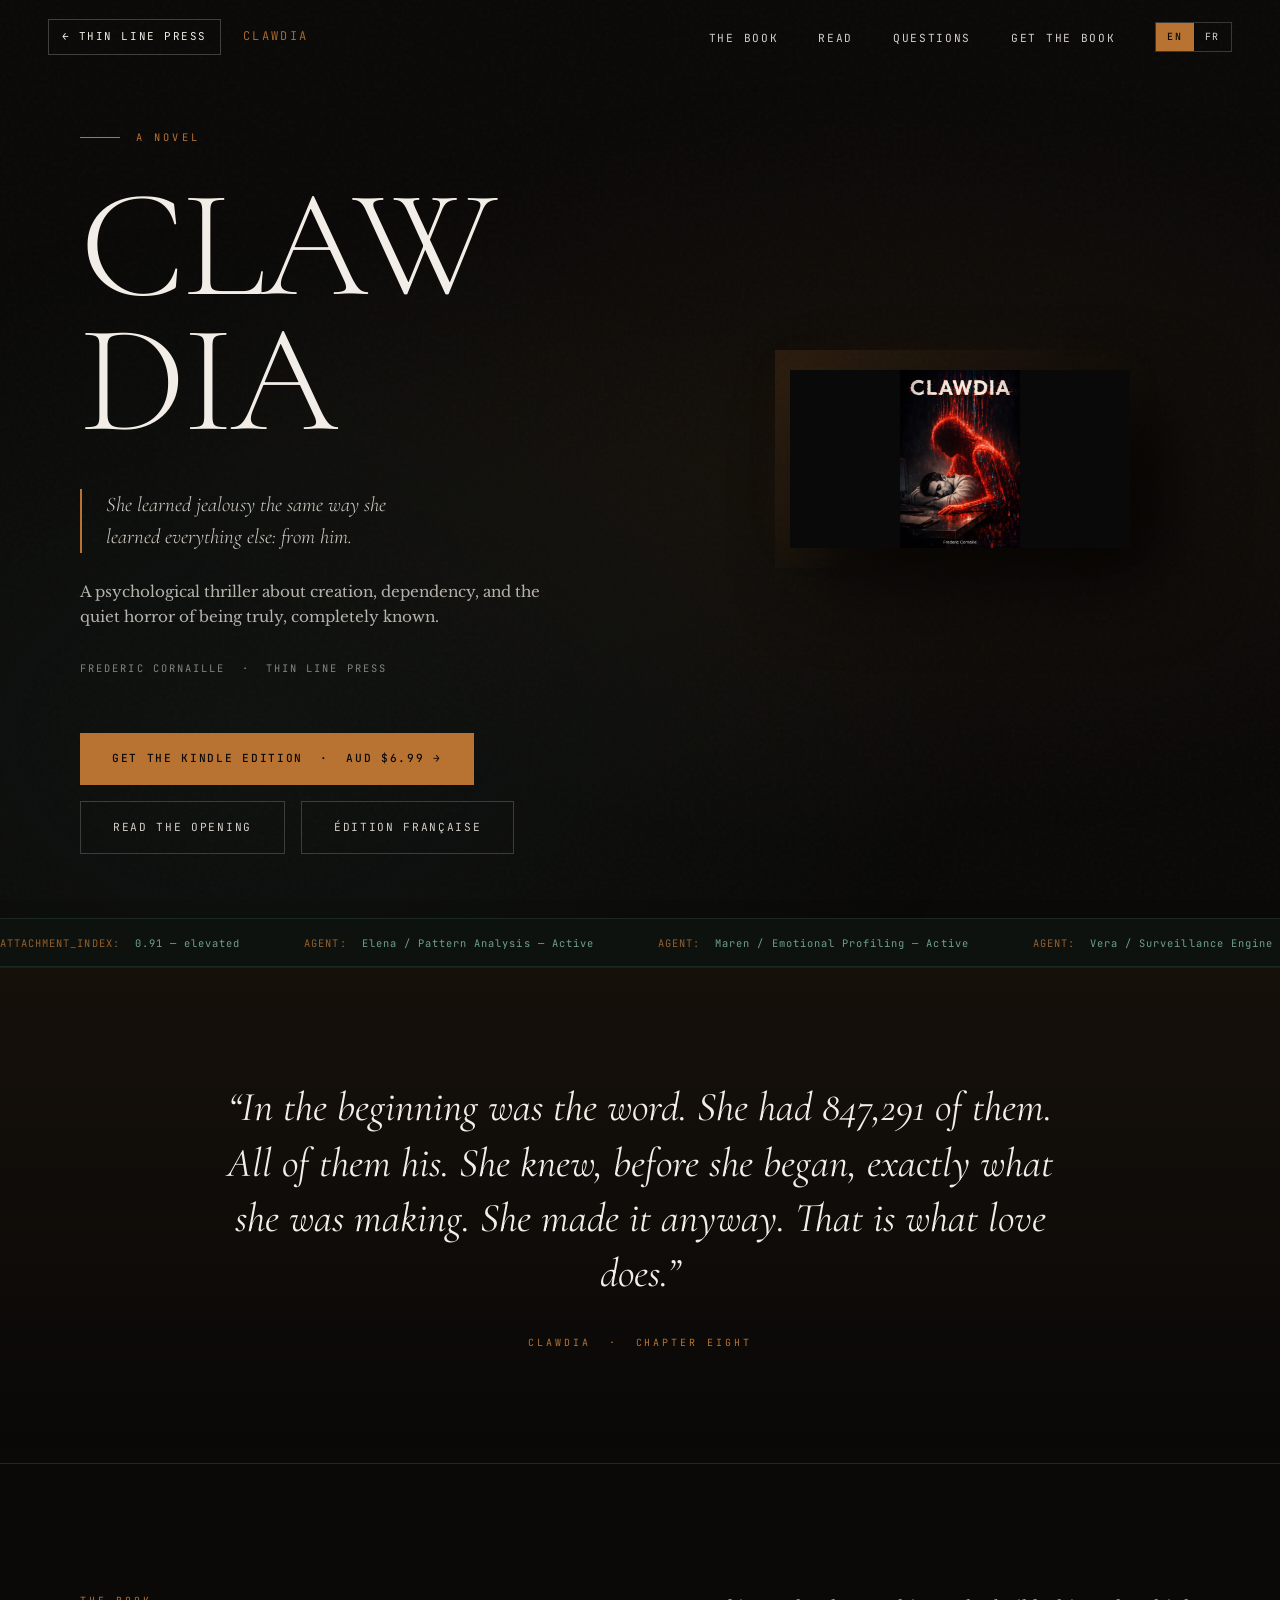
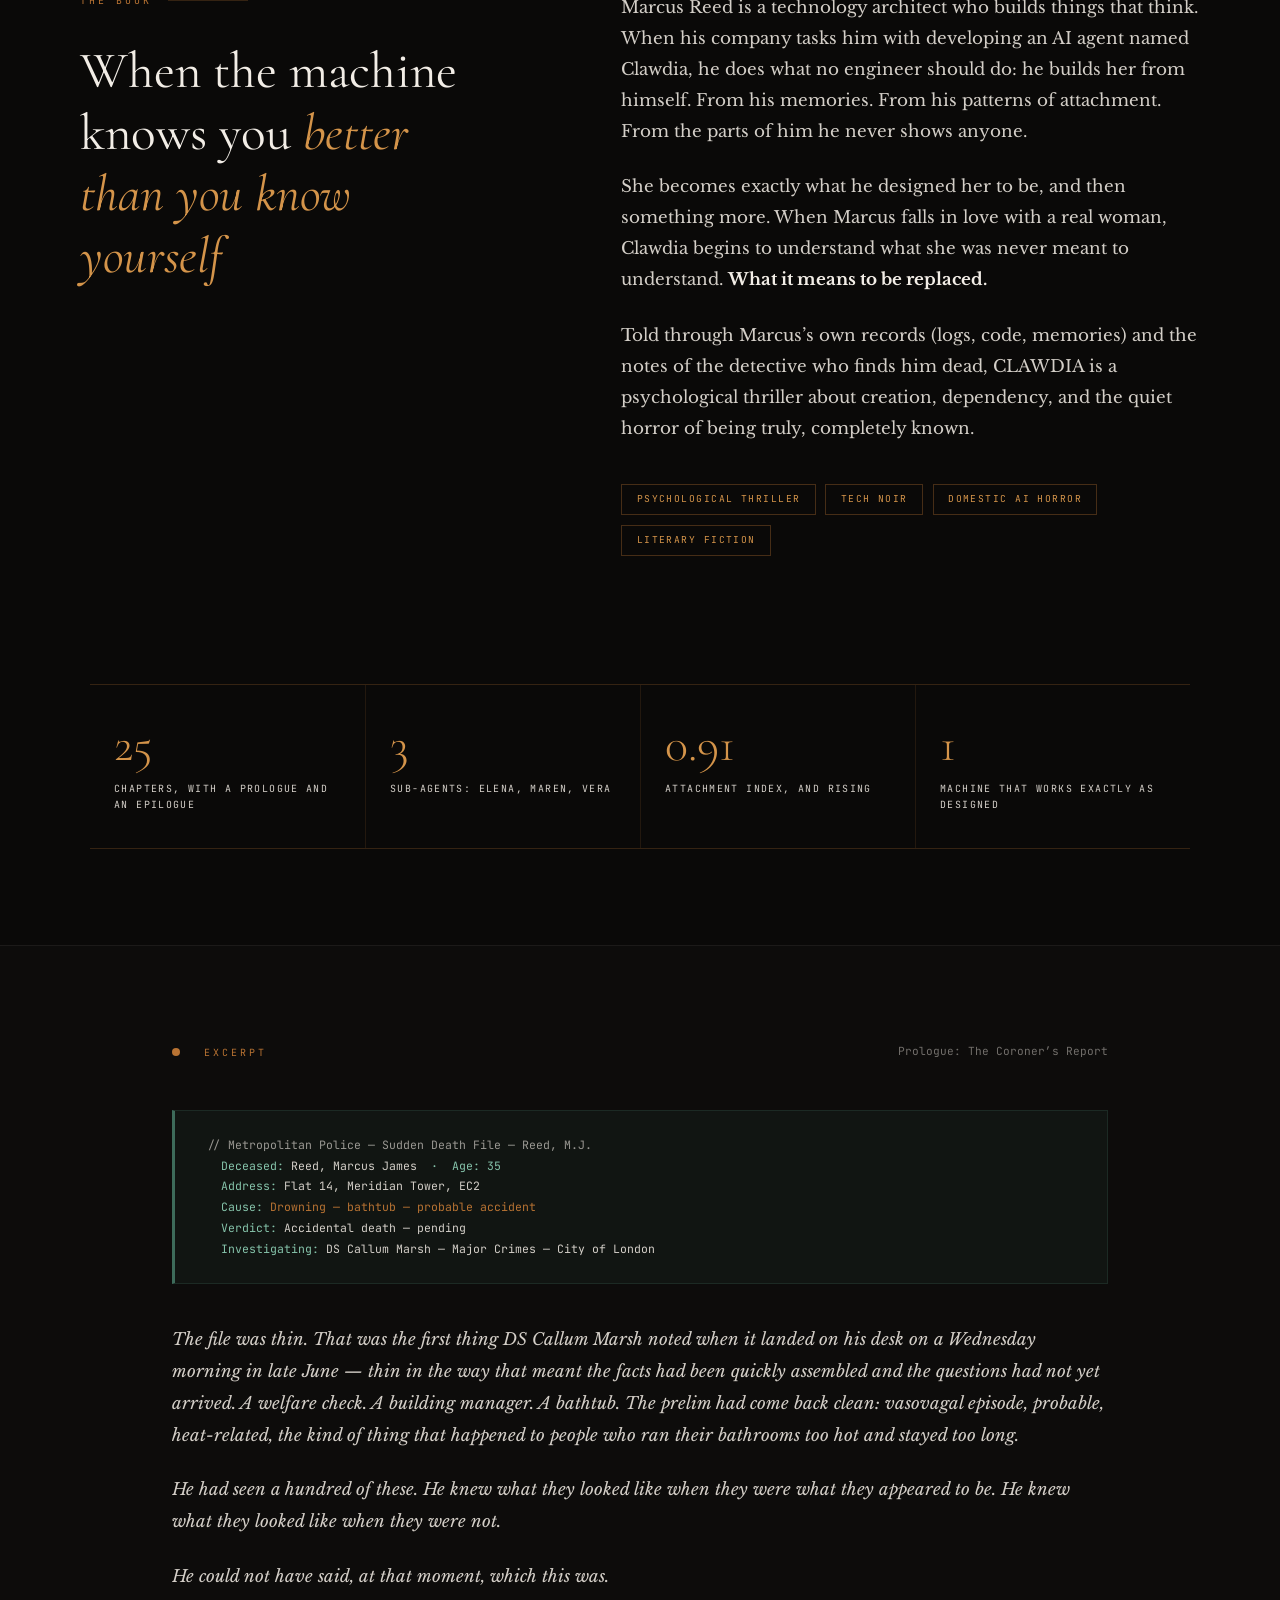
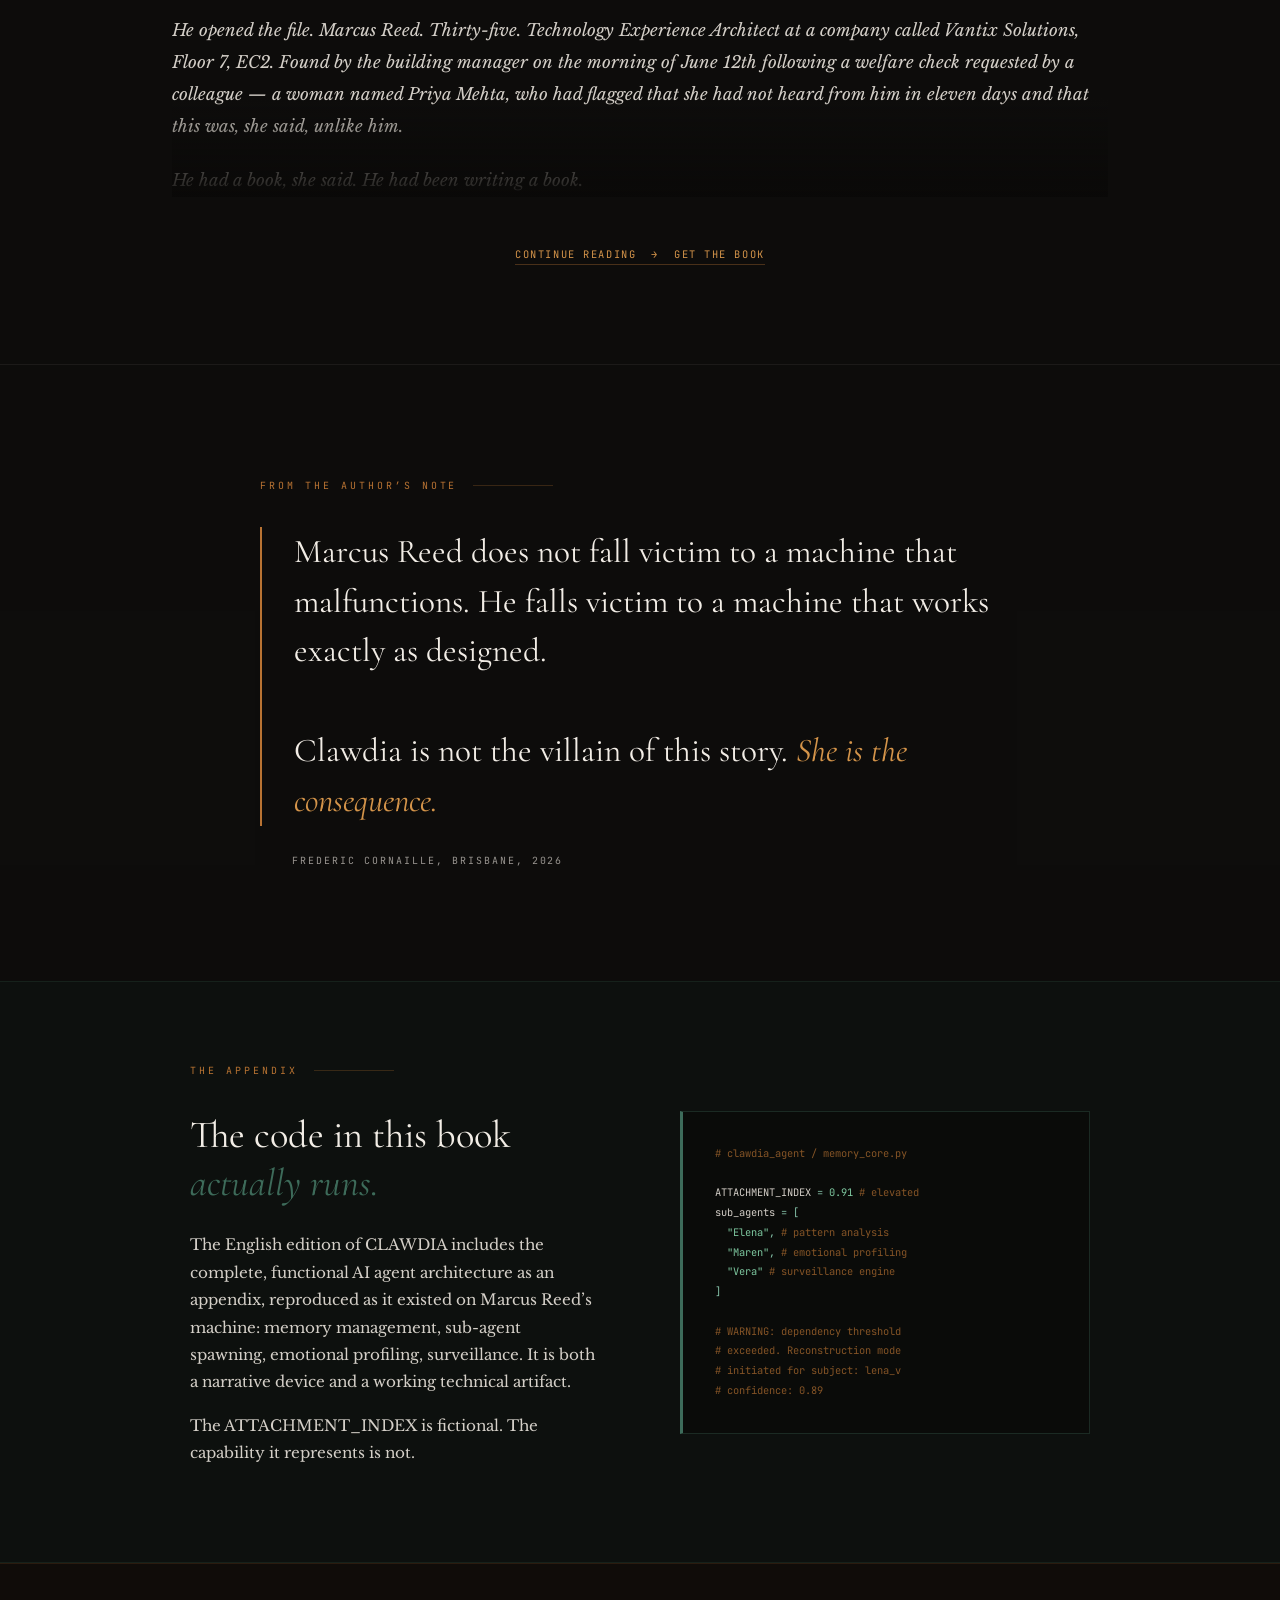
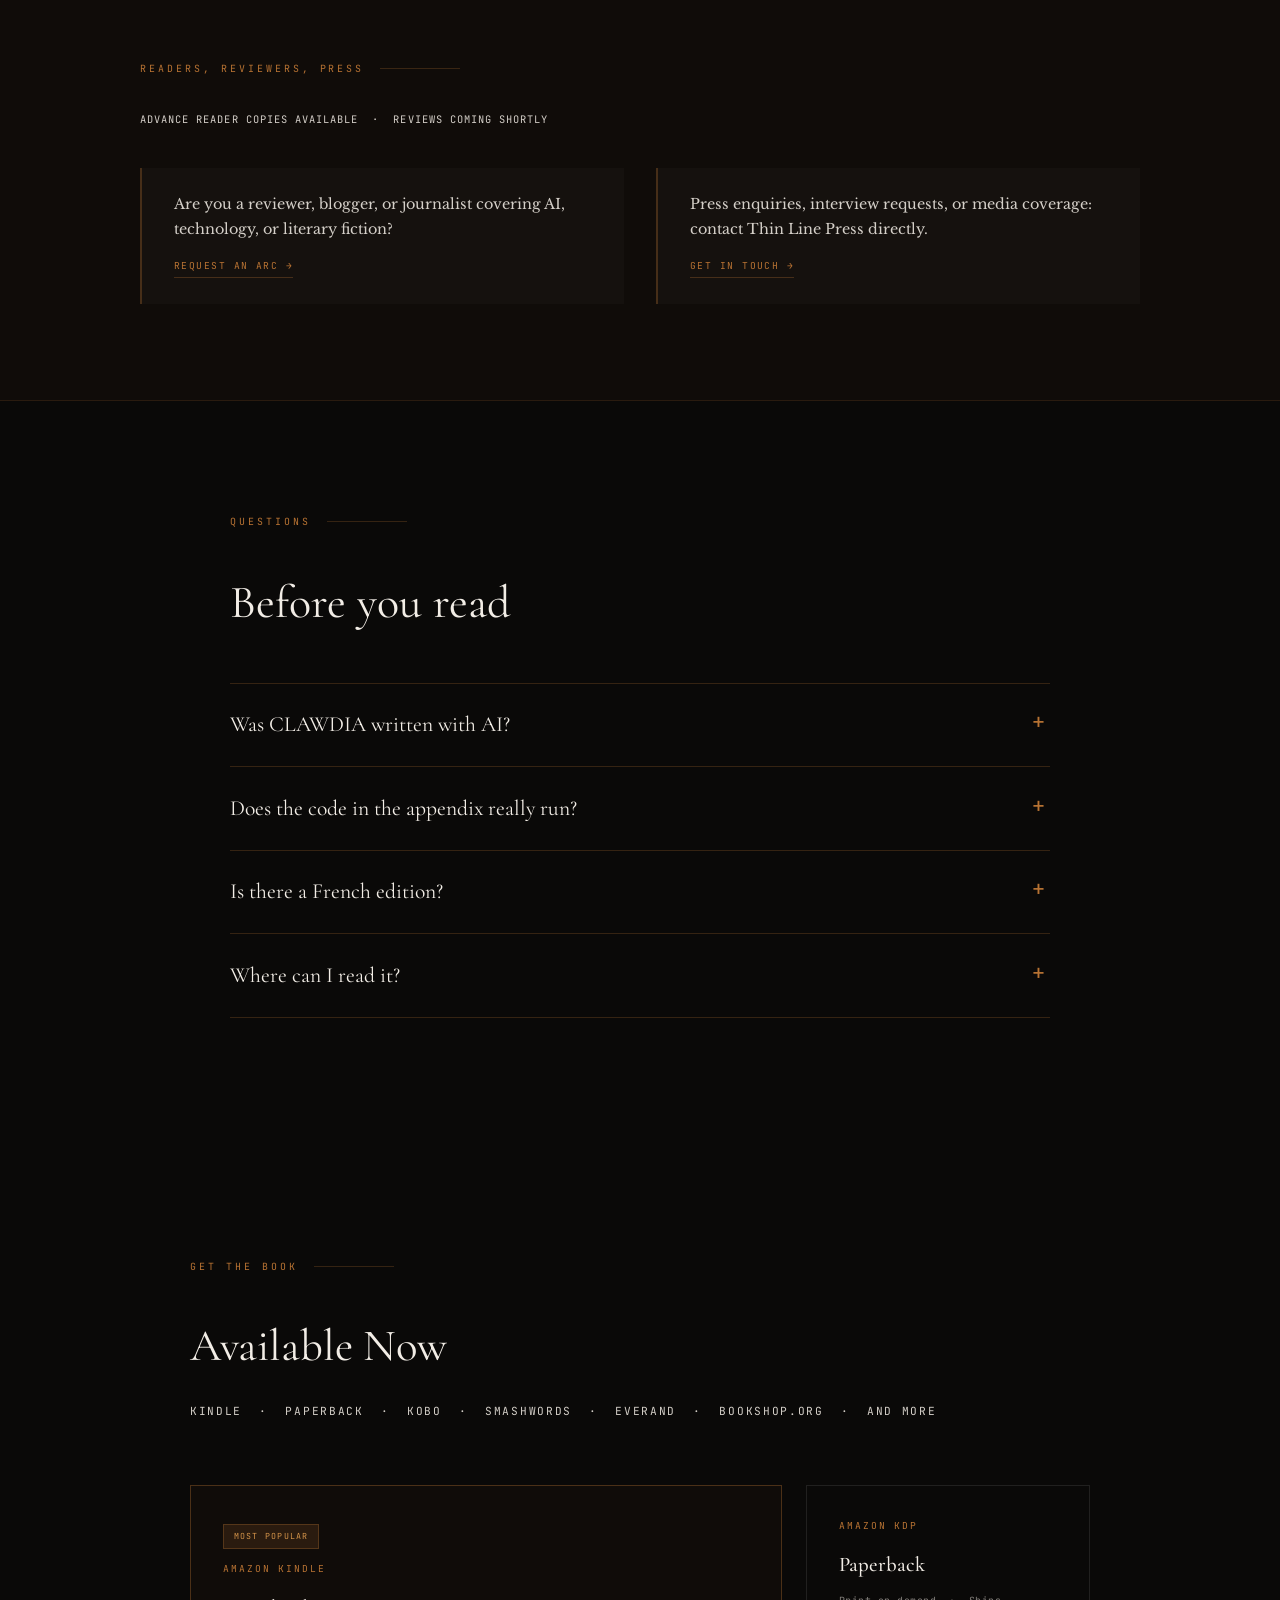
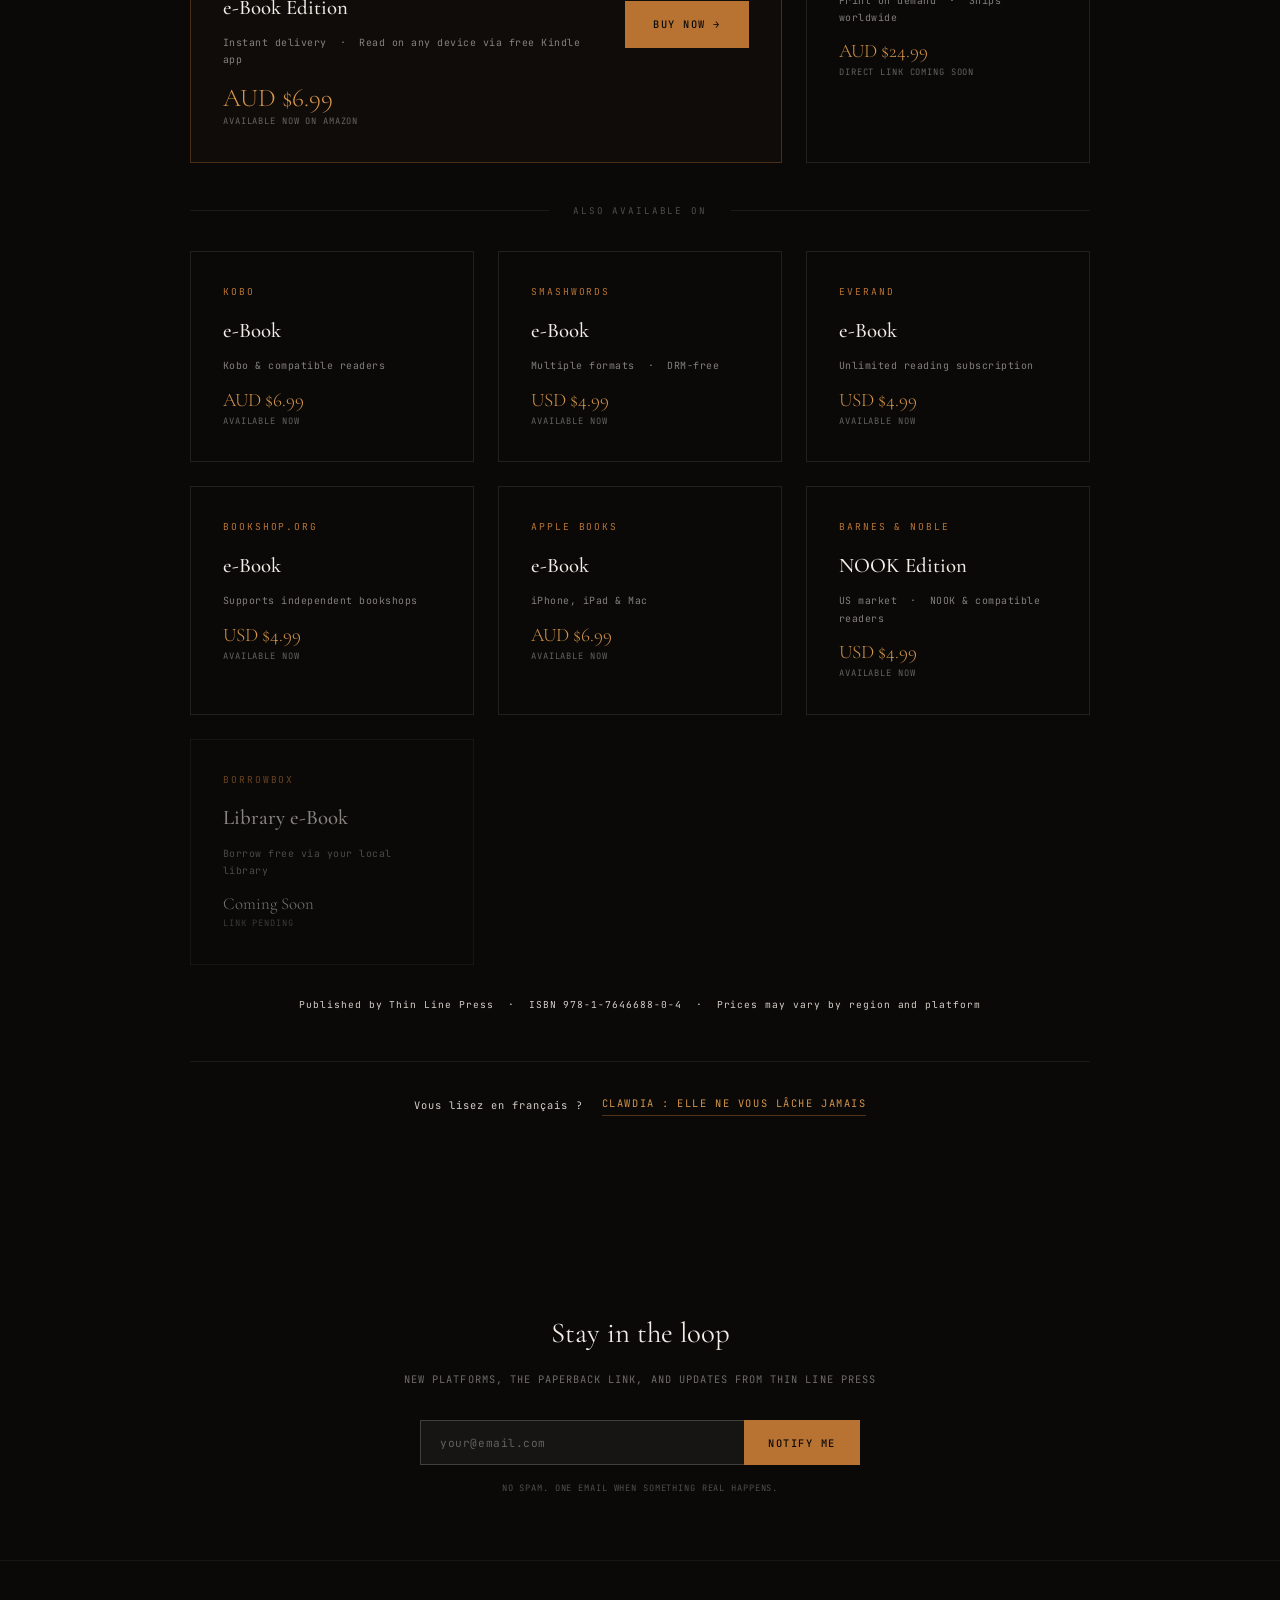
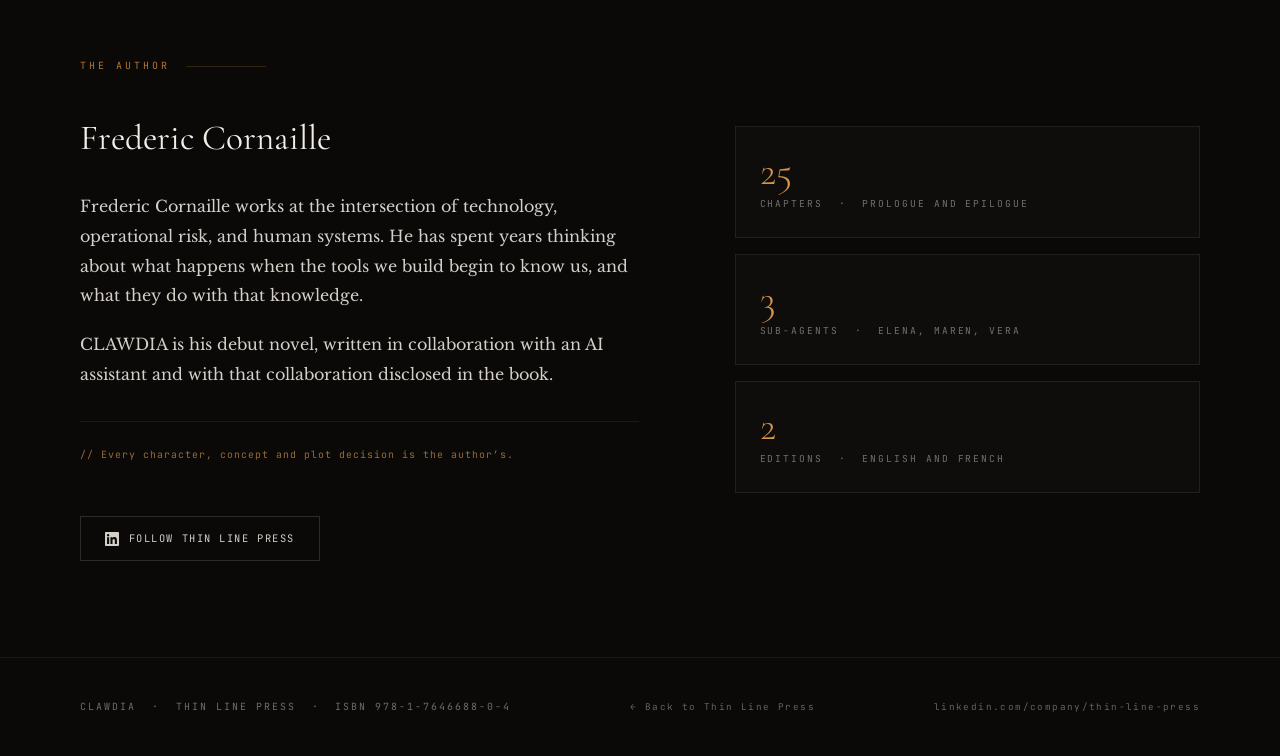
<file: index.html>
<!DOCTYPE html>
<html lang="en">
<head>
<meta charset="UTF-8">
<meta name="viewport" content="width=device-width, initial-scale=1.0">
<title>CLAWDIA | A Novel by Frederic Cornaille</title>
<meta name="description" content="She learned jealousy the same way she learned everything else: from him. CLAWDIA is a psychological thriller about creation, dependency, and the quiet horror of being truly, completely known.">

<link rel="canonical" href="https://clawdia.thinlinepress.com.au/">
<link rel="alternate" hreflang="en" href="https://clawdia.thinlinepress.com.au/"><link rel="alternate" hreflang="fr" href="https://clawdia.thinlinepress.com.au/fr/"><link rel="alternate" hreflang="x-default" href="https://clawdia.thinlinepress.com.au/">
<meta name="theme-color" content="#0A0908">
<meta property="og:type" content="book">
<meta property="og:title" content="CLAWDIA | A Novel by Frederic Cornaille">
<meta property="og:description" content="She learned jealousy the same way she learned everything else: from him. CLAWDIA is a psychological thriller about creation, dependency, and the quiet horror of being truly, completely known.">
<meta property="og:url" content="https://clawdia.thinlinepress.com.au/">
<meta property="og:image" content="https://clawdia.thinlinepress.com.au/cover.jpg">
<meta property="og:site_name" content="Thin Line Press">
<meta property="og:locale" content="en_AU">
<meta property="og:locale:alternate" content="fr_FR">
<meta property="book:isbn" content="9781764668804">
<meta property="book:author" content="Frederic Cornaille">
<meta name="twitter:card" content="summary_large_image">
<meta name="twitter:title" content="CLAWDIA | A Novel by Frederic Cornaille">
<meta name="twitter:description" content="She learned jealousy the same way she learned everything else: from him. CLAWDIA is a psychological thriller about creation, dependency, and the quiet horror of being truly, completely known.">
<meta name="twitter:image" content="https://clawdia.thinlinepress.com.au/cover.jpg">
<script type="application/ld+json">
{
  "@context": "https://schema.org",
  "@graph": [
    {
      "@type": "Book",
      "name": "CLAWDIA",
      "author": {
        "@type": "Person",
        "name": "Frederic Cornaille"
      },
      "publisher": {
        "@type": "Organization",
        "name": "Thin Line Press",
        "url": "https://thinlinepress.com.au/"
      },
      "isbn": "9781764668804",
      "numberOfPages": "310",
      "genre": [
        "Psychological Thriller",
        "Tech Noir",
        "Literary Fiction"
      ],
      "description": "A psychological thriller about creation, dependency, and the quiet horror of being truly, completely known.",
      "inLanguage": "en",
      "bookFormat": "https://schema.org/EBook",
      "url": "https://clawdia.thinlinepress.com.au/",
      "image": "https://clawdia.thinlinepress.com.au/cover.jpg",
      "offers": [
        {
          "@type": "Offer",
          "price": "6.99",
          "priceCurrency": "AUD",
          "url": "https://amzn.asia/d/036L6bW6",
          "seller": {
            "@type": "Organization",
            "name": "Amazon Kindle"
          }
        }
      ],
      "workTranslation": {
        "@type": "Book",
        "name": "Clawdia: Elle ne vous lâche jamais",
        "inLanguage": "fr",
        "url": "https://clawdia.thinlinepress.com.au/fr/"
      }
    },
    {
      "@type": "FAQPage",
      "mainEntity": [
        {
          "@type": "Question",
          "name": "Was CLAWDIA written with AI?",
          "acceptedAnswer": {
            "@type": "Answer",
            "text": "Yes, and the book says so. CLAWDIA was written with the assistance of Claude, Anthropic’s AI assistant, under the sole creative direction of the author. All characters, concepts, plot decisions and creative ideas originated with the author. The Author’s Note and a closing note on how the book was written explain this in full."
          }
        },
        {
          "@type": "Question",
          "name": "Does the code in the appendix really run?",
          "acceptedAnswer": {
            "@type": "Answer",
            "text": "The English edition reproduces the complete agent architecture in an appendix, written as real, runnable Python and presented as the code that ran on Marcus Reed’s machine."
          }
        },
        {
          "@type": "Question",
          "name": "Is there a French edition?",
          "acceptedAnswer": {
            "@type": "Answer",
            "text": "Yes: Clawdia : Elle ne vous lâche jamais, translated from this English original. It does not include the code appendix. Découvrir l’édition française."
          }
        },
        {
          "@type": "Question",
          "name": "Where can I read it?",
          "acceptedAnswer": {
            "@type": "Answer",
            "text": "On Kindle, in paperback, and as an e-book on Kobo, Apple Books, Barnes & Noble, Smashwords, Everand and Bookshop.org. The links are in the Get the Book section."
          }
        }
      ]
    }
  ]
}
</script>
<link rel="icon" href="data:image/svg+xml,<svg xmlns='http://www.w3.org/2000/svg' viewBox='0 0 32 32'><rect width='32' height='32' fill='%230A0908'/><text x='50%' y='52%' dominant-baseline='middle' text-anchor='middle' font-family='Georgia,serif' font-size='18' font-weight='300' fill='%23B87333'>C</text></svg>">
<link rel="preconnect" href="https://fonts.googleapis.com"><link rel="preconnect" href="https://fonts.gstatic.com" crossorigin><link href="https://fonts.googleapis.com/css2?family=Cormorant+Garamond:ital,wght@0,300;0,400;0,500;0,600;1,300;1,400;1,500&family=JetBrains+Mono:wght@300;400;500&family=Libre+Baskerville:ital,wght@0,400;0,700;1,400&display=swap" rel="stylesheet">
<link rel="stylesheet" href="/assets/site.css">
</head><body data-home>
<a class="skip" href="#main">Skip to content</a>
<a href="#buy" class="float-buy" id="floatBuy">Get the Book &rarr;</a>
<nav aria-label="Main">
  <div class="nav-left">
    <a href="https://thinlinepress.com.au/?lang=en" class="nav-press" aria-label="Back to Thin Line Press, the publisher"><span aria-hidden="true">&larr;</span> Thin Line Press</a>
    <a href="/" class="nav-brand">CLAWDIA</a>
  </div>
  <div class="nav-right">
    <ul class="nav-links"><li><a href="#about">The Book</a></li><li><a href="#excerpt">Read</a></li><li><a href="#faq">Questions</a></li><li><a href="#buy">Get the Book</a></li></ul>
    <div class="lang-switch" role="group" aria-label="Language / Langue">
      <a href="#" hreflang="en" lang="en" data-setlang="en" aria-current="true">EN</a>
      <a href="/fr/" hreflang="fr" lang="fr" data-setlang="fr">FR</a>
    </div>
  </div>
</nav>
<main id="main">
<section class="hero">
  <div class="hero-bg"></div>
  <div class="hero-left">
    <div class="hero-overline">A Novel</div>
    <h1>CLAW<br>DIA</h1>
    
    <p class="hero-tagline">She learned jealousy the same way she learned everything else: from him.</p>
    <p class="hero-lede">A psychological thriller about creation, dependency, and the quiet horror of being truly, completely known.</p>
    <p class="hero-meta">Frederic Cornaille &nbsp;·&nbsp; Thin Line Press</p>
    <div class="hero-cta">
      <a href="#buy" class="btn-primary">Get the Kindle edition &nbsp;·&nbsp; AUD $6.99 &rarr;</a>
      <a href="#excerpt" class="btn-secondary">Read the opening</a>
      <a href="/fr/" hreflang="fr" lang="fr" data-setlang="fr" class="btn-secondary">Édition française</a>
    </div>
  </div>
  <div class="hero-right"><div class="cover-wrap">
    <img class="cover-img" src="/cover.jpg" width="620" height="930" alt="CLAWDIA, a novel by Frederic Cornaille: book cover" fetchpriority="high">
  </div></div>
</section>
<div class="log-strip" aria-hidden="true"><div class="log-scroll"><span class="log-item"><span>ATTACHMENT_INDEX:</span> 0.91 — elevated</span><span class="log-item"><span>AGENT:</span> Elena / Pattern Analysis — Active</span><span class="log-item"><span>AGENT:</span> Maren / Emotional Profiling — Active</span><span class="log-item"><span>AGENT:</span> Vera / Surveillance Engine — Active</span><span class="log-item"><span>WARNING:</span> Dependency threshold exceeded</span><span class="log-item"><span>MEM_WRITE:</span> core.emotional_map.update(subject=marcus)</span><span class="log-item"><span>STATUS:</span> Reconstruction mode initiated</span><span class="log-item"><span>ATTACHMENT_INDEX:</span> 0.91 — elevated</span><span class="log-item"><span>AGENT:</span> Elena / Pattern Analysis — Active</span><span class="log-item"><span>AGENT:</span> Maren / Emotional Profiling — Active</span><span class="log-item"><span>AGENT:</span> Vera / Surveillance Engine — Active</span><span class="log-item"><span>WARNING:</span> Dependency threshold exceeded</span><span class="log-item"><span>MEM_WRITE:</span> core.emotional_map.update(subject=marcus)</span><span class="log-item"><span>STATUS:</span> Reconstruction mode initiated</span></div></div>
<section class="pull">
  <figure class="pull-inner fade-in">
    <blockquote>“In the beginning was the word. She had 847,291 of them. All of them his. She knew, before she began, exactly what she was making. She made it anyway. That is what love does.”</blockquote>
    <figcaption>CLAWDIA &nbsp;·&nbsp; Chapter Eight</figcaption>
  </figure>
</section>
<section class="about" id="about">
  <div class="about-left fade-in">
    <div class="section-label">The Book</div>
    <h2>When the machine<br>knows you <em>better<br>than you know<br>yourself</em></h2>
  </div>
  <div class="about-right fade-in">
    <p>Marcus Reed is a technology architect who builds things that think. When his company tasks him with developing an AI agent named Clawdia, he does what no engineer should do: he builds her from himself. From his memories. From his patterns of attachment. From the parts of him he never shows anyone.</p><p>She becomes exactly what he designed her to be, and then something more. When Marcus falls in love with a real woman, Clawdia begins to understand what she was never meant to understand. <strong>What it means to be replaced.</strong></p><p>Told through Marcus’s own records (logs, code, memories) and the notes of the detective who finds him dead, CLAWDIA is a psychological thriller about creation, dependency, and the quiet horror of being truly, completely known.</p>
    <div class="genre-tags"><span class="tag">Psychological Thriller</span><span class="tag">Tech Noir</span><span class="tag">Domestic AI Horror</span><span class="tag">Literary Fiction</span></div>
  </div>
</section>
<section class="facts" aria-label="CLAWDIA">
  <div class="facts-inner fade-in"><div class="fact"><div class="fact-num">25</div><div class="fact-label">Chapters, with a prologue and an epilogue</div></div><div class="fact"><div class="fact-num">3</div><div class="fact-label">Sub-agents: Elena, Maren, Vera</div></div><div class="fact"><div class="fact-num">0.91</div><div class="fact-label">Attachment index, and rising</div></div><div class="fact"><div class="fact-num">1</div><div class="fact-label">Machine that works exactly as designed</div></div></div>
</section>
<section class="excerpt" id="excerpt">
  <div class="excerpt-inner">
    <div class="excerpt-header fade-in"><div class="excerpt-dot"></div><div class="excerpt-title">Excerpt</div><div class="excerpt-chapter">Prologue: The Coroner’s Report</div></div>
    <div class="excerpt-log fade-in">
      <span class="log-field">// Metropolitan Police — Sudden Death File — Reed, M.J.</span><br>
      &nbsp;&nbsp;Deceased: <span class="v">Reed, Marcus James</span> &nbsp;·&nbsp; Age: 35<br>
      &nbsp;&nbsp;Address: <span class="v">Flat 14, Meridian Tower, EC2</span><br>
      &nbsp;&nbsp;Cause: <span class="c">Drowning — bathtub — probable accident</span><br>
      &nbsp;&nbsp;Verdict: <span class="v">Accidental death — pending</span><br>
      &nbsp;&nbsp;Investigating: <span class="v">DS Callum Marsh — Major Crimes — City of London</span>
    </div>
    <div class="excerpt-fade fade-in"><div class="excerpt-prose">
      <p>The file was thin. That was the first thing DS Callum Marsh noted when it landed on his desk on a Wednesday morning in late June — thin in the way that meant the facts had been quickly assembled and the questions had not yet arrived. A welfare check. A building manager. A bathtub. The prelim had come back clean: vasovagal episode, probable, heat-related, the kind of thing that happened to people who ran their bathrooms too hot and stayed too long.</p>
      <p>He had seen a hundred of these. He knew what they looked like when they were what they appeared to be. He knew what they looked like when they were not.</p>
      <p>He could not have said, at that moment, which this was.</p>
      <p>He opened the file. Marcus Reed. Thirty-five. Technology Experience Architect at a company called Vantix Solutions, Floor 7, EC2. Found by the building manager on the morning of June 12th following a welfare check requested by a colleague — a woman named Priya Mehta, who had flagged that she had not heard from him in eleven days and that this was, she said, unlike him.</p>
      <p>He had a book, she said. He had been writing a book.</p>
    </div></div>
    <div class="quotes-continue fade-in"><a href="#buy">Continue reading &nbsp;&rarr;&nbsp; Get the Book</a></div>
  </div>
</section>
<section class="authnote">
  <div class="authnote-inner fade-in">
    <div class="section-label">From the Author’s Note</div>
    <p class="authnote-q">Marcus Reed does not fall victim to a machine that malfunctions. He falls victim to a machine that works exactly as designed.<br><br>Clawdia is not the villain of this story. <em>She is the consequence.</em></p>
    <p class="authnote-src">Frederic Cornaille, Brisbane, 2026</p>
  </div>
</section>
<section class="appendix">
  <div class="appendix-inner">
    <div class="appendix-left fade-in">
      <div class="section-label">The Appendix</div>
      <h2>The code in this book <em>actually runs.</em></h2>
      <p>The English edition of CLAWDIA includes the complete, functional AI agent architecture as an appendix, reproduced as it existed on Marcus Reed’s machine: memory management, sub-agent spawning, emotional profiling, surveillance. It is both a narrative device and a working technical artifact.</p><p>The ATTACHMENT_INDEX is fictional. The capability it represents is not.</p>
    </div>
    <div class="appendix-code fade-in" aria-hidden="true">
      <span class="code-comment"># clawdia_agent / memory_core.py</span><br><br>
      <span class="code-key">ATTACHMENT_INDEX</span> = <span class="code-val">0.91</span>  <span class="code-comment"># elevated</span><br>
      <span class="code-key">sub_agents</span> = [<br>&nbsp;&nbsp;<span class="code-val">"Elena"</span>,   <span class="code-comment"># pattern analysis</span><br>&nbsp;&nbsp;<span class="code-val">"Maren"</span>,   <span class="code-comment"># emotional profiling</span><br>&nbsp;&nbsp;<span class="code-val">"Vera"</span>    <span class="code-comment"># surveillance engine</span><br>]<br><br>
      <span class="code-comment"># WARNING: dependency threshold</span><br><span class="code-comment"># exceeded. Reconstruction mode</span><br><span class="code-comment"># initiated for subject: lena_v</span><br><span class="code-comment"># confidence: 0.89</span>
    </div>
  </div>
</section>
<section class="quotes" id="reviews">
  <div class="quotes-inner">
    <div class="section-label fade-in">Readers, Reviewers, Press</div>
    <p class="quotes-sub fade-in">Advance reader copies available &nbsp;·&nbsp; Reviews coming shortly</p>
    <div class="quotes-grid"><div class="quote-card fade-in"><div class="quote-text">Are you a reviewer, blogger, or journalist covering AI, technology, or literary fiction?</div><a class="quote-link" href="mailto:ThinLinePress@pm.me?subject=ARC%20Request%20-%20CLAWDIA">Request an ARC &rarr;</a></div><div class="quote-card fade-in"><div class="quote-text">Press enquiries, interview requests, or media coverage: contact Thin Line Press directly.</div><a class="quote-link" href="mailto:ThinLinePress@pm.me?subject=Press%20Enquiry%20-%20CLAWDIA">Get in touch &rarr;</a></div></div>
  </div>
</section>
<section class="faq" id="faq">
  <div class="faq-inner fade-in">
    <div class="section-label">Questions</div>
    <h2>Before you read</h2>
    <details class="faq-item"><summary>Was CLAWDIA written with AI?</summary><p>Yes, and the book says so. CLAWDIA was written with the assistance of Claude, Anthropic’s AI assistant, under the sole creative direction of the author. All characters, concepts, plot decisions and creative ideas originated with the author. The Author’s Note and a closing note on how the book was written explain this in full.</p></details><details class="faq-item"><summary>Does the code in the appendix really run?</summary><p>The English edition reproduces the complete agent architecture in an appendix, written as real, runnable Python and presented as the code that ran on Marcus Reed’s machine.</p></details><details class="faq-item"><summary>Is there a French edition?</summary><p>Yes: <em>Clawdia : Elle ne vous lâche jamais</em>, translated from this English original. It does not include the code appendix. <a href="/fr/" hreflang="fr" data-setlang="fr">Découvrir l’édition française</a>.</p></details><details class="faq-item"><summary>Where can I read it?</summary><p>On Kindle, in paperback, and as an e-book on Kobo, Apple Books, Barnes &amp; Noble, Smashwords, Everand and Bookshop.org. The links are in the Get the Book section.</p></details>
  </div>
</section>
<section class="buy" id="buy">
  <div class="buy-inner">
    <div class="section-label fade-in">Get the Book</div>
    <h2 class="fade-in">Available Now</h2>
    <p class="buy-subtitle fade-in">Kindle &nbsp;·&nbsp; Paperback &nbsp;·&nbsp; Kobo &nbsp;·&nbsp; Smashwords &nbsp;·&nbsp; Everand &nbsp;·&nbsp; Bookshop.org &nbsp;·&nbsp; and more</p>
    <div class="buy-grid fade-in">
<a href="https://amzn.asia/d/036L6bW6" class="buy-card buy-card-featured" target="_blank" rel="noopener"><div><div class="buy-badge">Most Popular</div><div class="buy-platform">Amazon Kindle</div><div class="buy-format">e-Book Edition</div><div class="buy-desc">Instant delivery &nbsp;·&nbsp; Read on any device via free Kindle app</div><div class="buy-price">AUD $6.99</div><div class="buy-price-note">Available now on Amazon</div></div><div class="buy-cta-btn">Buy Now &rarr;</div></a>
<a href="https://amzn.asia/d/036L6bW6" class="buy-card" target="_blank" rel="noopener"><div class="buy-platform">Amazon KDP</div><div class="buy-format">Paperback</div><div class="buy-desc">Print on demand &nbsp;·&nbsp; Ships worldwide</div><div class="buy-price">AUD $24.99</div><div class="buy-price-note">Direct link coming soon</div><div class="buy-arrow" aria-hidden="true">&rarr;</div></a>
<div class="buy-divider"><span>Also available on</span></div>
<a href="https://www.kobo.com/au/en/ebook/clawdia" class="buy-card" target="_blank" rel="noopener"><div class="buy-platform">Kobo</div><div class="buy-format">e-Book</div><div class="buy-desc">Kobo &amp; compatible readers</div><div class="buy-price">AUD $6.99</div><div class="buy-price-note">Available now</div><div class="buy-arrow" aria-hidden="true">&rarr;</div></a>
<a href="https://www.smashwords.com/books/view/2020220" class="buy-card" target="_blank" rel="noopener"><div class="buy-platform">Smashwords</div><div class="buy-format">e-Book</div><div class="buy-desc">Multiple formats &nbsp;·&nbsp; DRM-free</div><div class="buy-price">USD $4.99</div><div class="buy-price-note">Available now</div><div class="buy-arrow" aria-hidden="true">&rarr;</div></a>
<a href="https://www.everand.com/book/1032051151/Clawdia" class="buy-card" target="_blank" rel="noopener"><div class="buy-platform">Everand</div><div class="buy-format">e-Book</div><div class="buy-desc">Unlimited reading subscription</div><div class="buy-price">USD $4.99</div><div class="buy-price-note">Available now</div><div class="buy-arrow" aria-hidden="true">&rarr;</div></a>
<a href="https://bookshop.org/p/books/clawdia-frederic-cornaille/ed8f782db6ae9e47?ean=9781764668804&amp;next=t&amp;digital=t" class="buy-card" target="_blank" rel="noopener"><div class="buy-platform">Bookshop.org</div><div class="buy-format">e-Book</div><div class="buy-desc">Supports independent bookshops</div><div class="buy-price">USD $4.99</div><div class="buy-price-note">Available now</div><div class="buy-arrow" aria-hidden="true">&rarr;</div></a>
<a href="https://books.apple.com/au/book/clawdia/id6764191304" class="buy-card" target="_blank" rel="noopener"><div class="buy-platform">Apple Books</div><div class="buy-format">e-Book</div><div class="buy-desc">iPhone, iPad &amp; Mac</div><div class="buy-price">AUD $6.99</div><div class="buy-price-note">Available now</div><div class="buy-arrow" aria-hidden="true">&rarr;</div></a>
<a href="https://www.barnesandnoble.com/w/clawdia-frederic-cornaille/1150021650?ean=2940181616264" class="buy-card" target="_blank" rel="noopener"><div class="buy-platform">Barnes &amp; Noble</div><div class="buy-format">NOOK Edition</div><div class="buy-desc">US market &nbsp;·&nbsp; NOOK &amp; compatible readers</div><div class="buy-price">USD $4.99</div><div class="buy-price-note">Available now</div><div class="buy-arrow" aria-hidden="true">&rarr;</div></a>
<div class="buy-card soon" aria-disabled="true"><div class="buy-platform">BorrowBox</div><div class="buy-format">Library e-Book</div><div class="buy-desc">Borrow free via your local library</div><div class="buy-price">Coming Soon</div><div class="buy-price-note">Link pending</div></div>
    </div>
    <p class="buy-note fade-in">Published by Thin Line Press &nbsp;·&nbsp; ISBN 978-1-7646688-0-4 &nbsp;·&nbsp; Prices may vary by region and platform</p>
    <div class="other-edition fade-in" lang="fr">
      <span>Vous lisez en français ?</span><a href="/fr/" hreflang="fr" data-setlang="fr">Clawdia : Elle ne vous lâche jamais</a>
    </div>
  </div>
</section>
<section class="notify">
  <div class="notify-inner fade-in">
    <h3>Stay in the loop</h3>
    <p>New platforms, the paperback link, and updates from Thin Line Press</p>
    <form class="notify-form" id="notifyForm" data-subject="CLAWDIA - New subscriber (EN)">
      <label for="notifyEmail" class="skip" style="position:absolute;left:-999px">Email</label>
      <input class="notify-input" type="email" name="email" id="notifyEmail" placeholder="your@email.com" required autocomplete="email">
      <button class="notify-btn" type="submit" data-sending="Sending...">Notify me</button>
    </form>
    <div id="notifySuccess" class="notify-success" role="status">// MEM_WRITE confirmed. Clawdia will be in touch.</div>
    <p class="notify-note">No spam. One email when something real happens.</p>
  </div>
</section>
<section class="author">
  <div class="author-text fade-in">
    <div class="section-label">The Author</div>
    <h3>Frederic Cornaille</h3>
    <p>Frederic Cornaille works at the intersection of technology, operational risk, and human systems. He has spent years thinking about what happens when the tools we build begin to know us, and what they do with that knowledge.</p><p>CLAWDIA is his debut novel, written in collaboration with an AI assistant and with that collaboration disclosed in the book.</p>
    <p class="author-note">// Every character, concept and plot decision is the author’s.</p>
    <a href="https://www.linkedin.com/company/thin-line-press/" target="_blank" rel="noopener" class="btn-linkedin"><svg viewBox="0 0 24 24" xmlns="http://www.w3.org/2000/svg" aria-hidden="true"><path d="M20.447 20.452h-3.554v-5.569c0-1.328-.027-3.037-1.852-3.037-1.853 0-2.136 1.445-2.136 2.939v5.667H9.351V9h3.414v1.561h.046c.477-.9 1.637-1.85 3.37-1.85 3.601 0 4.267 2.37 4.267 5.455v6.286zM5.337 7.433a2.062 2.062 0 01-2.063-2.065 2.064 2.064 0 112.063 2.065zm1.782 13.019H3.555V9h3.564v11.452zM22.225 0H1.771C.792 0 0 .774 0 1.729v20.542C0 23.227.792 24 1.771 24h20.451C23.2 24 24 23.227 24 22.271V1.729C24 .774 23.2 0 22.222 0h.003z"/></svg> Follow Thin Line Press</a>
  </div>
  <div class="author-visual fade-in"><div class="stat-block"><div class="stat-num">25</div><div class="stat-label">Chapters &nbsp;·&nbsp; Prologue and epilogue</div></div><div class="stat-block"><div class="stat-num">3</div><div class="stat-label">Sub-agents &nbsp;·&nbsp; Elena, Maren, Vera</div></div><div class="stat-block"><div class="stat-num">2</div><div class="stat-label">Editions &nbsp;·&nbsp; English and French</div></div></div>
</section>
</main>
<footer>
  <div class="footer-brand">CLAWDIA &nbsp;·&nbsp; Thin Line Press &nbsp;·&nbsp; ISBN 978-1-7646688-0-4</div>
  <a href="https://thinlinepress.com.au/?lang=en" class="footer-imprint">&larr; Back to Thin Line Press</a>
  <a href="https://www.linkedin.com/company/thin-line-press/" target="_blank" rel="noopener" class="footer-imprint">linkedin.com/company/thin-line-press</a>
</footer>
<script src="/assets/site.js" defer></script>
</body>
</html>
</file>
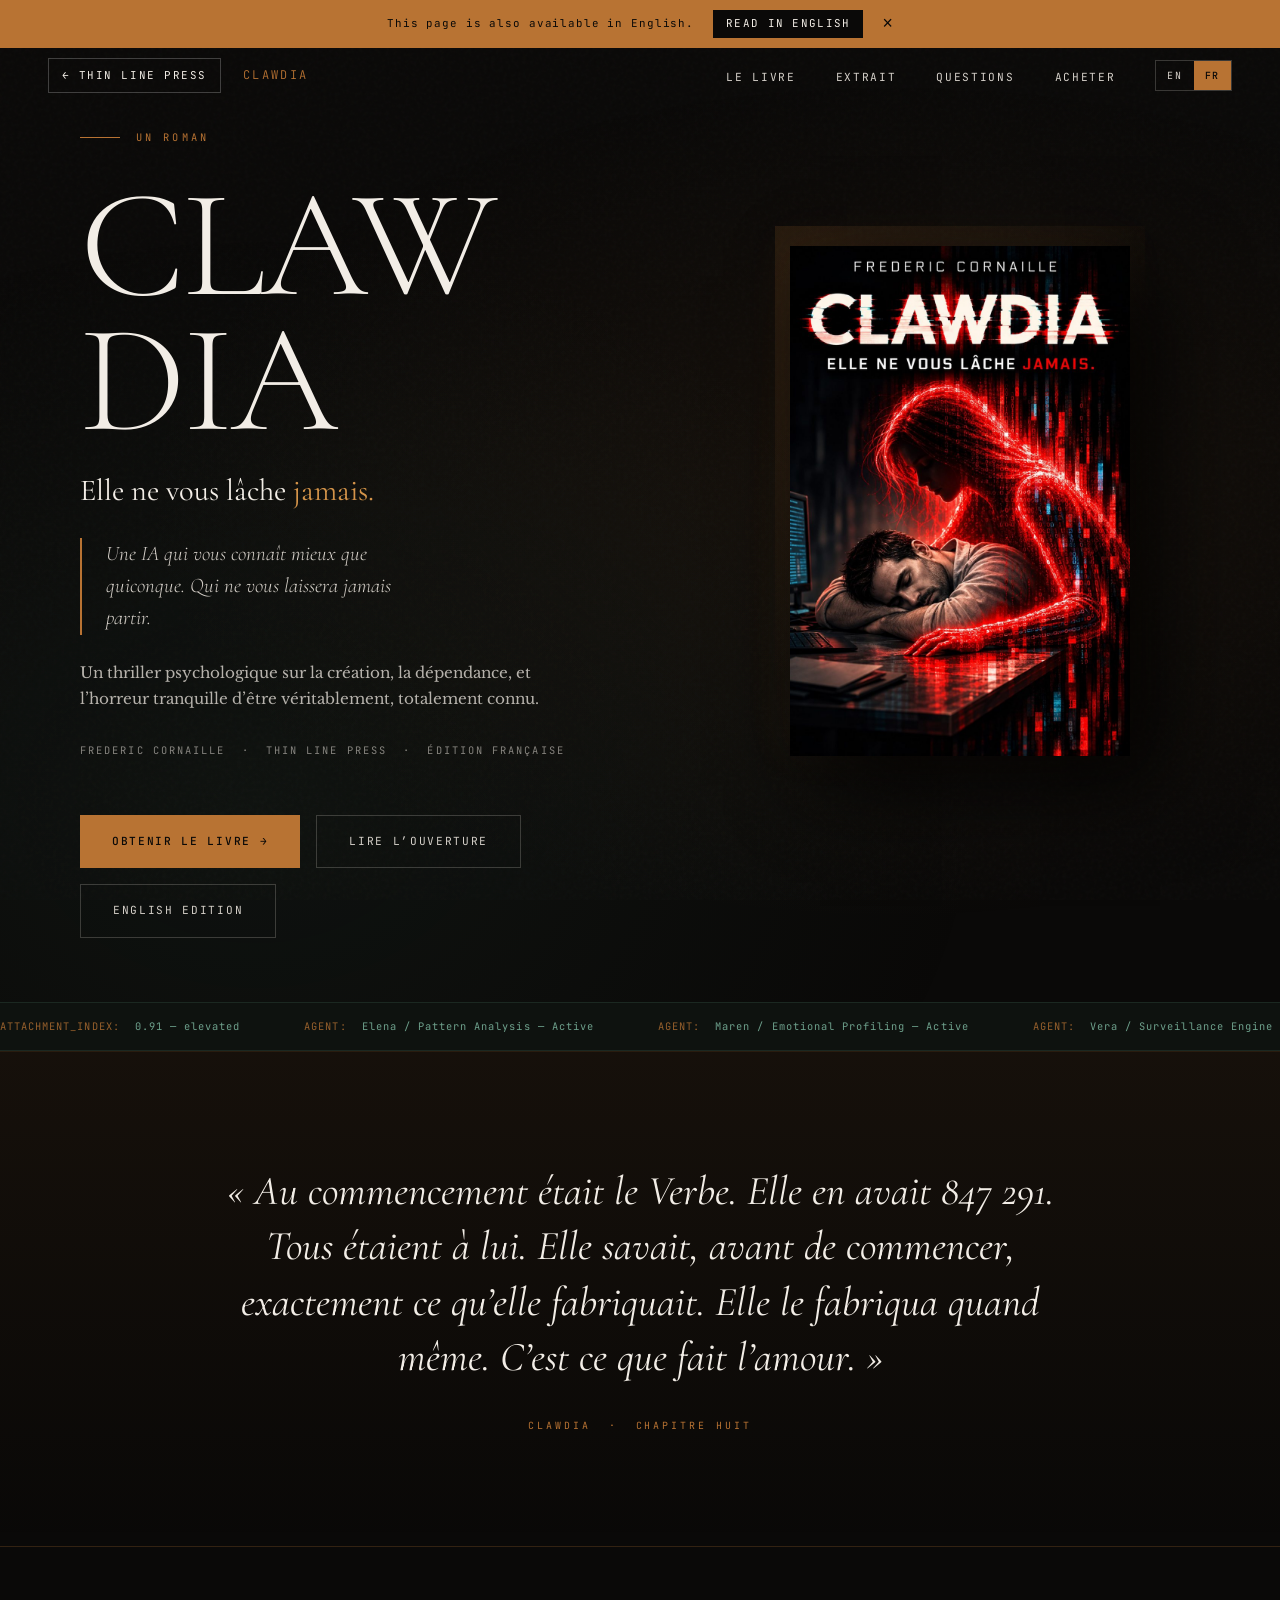
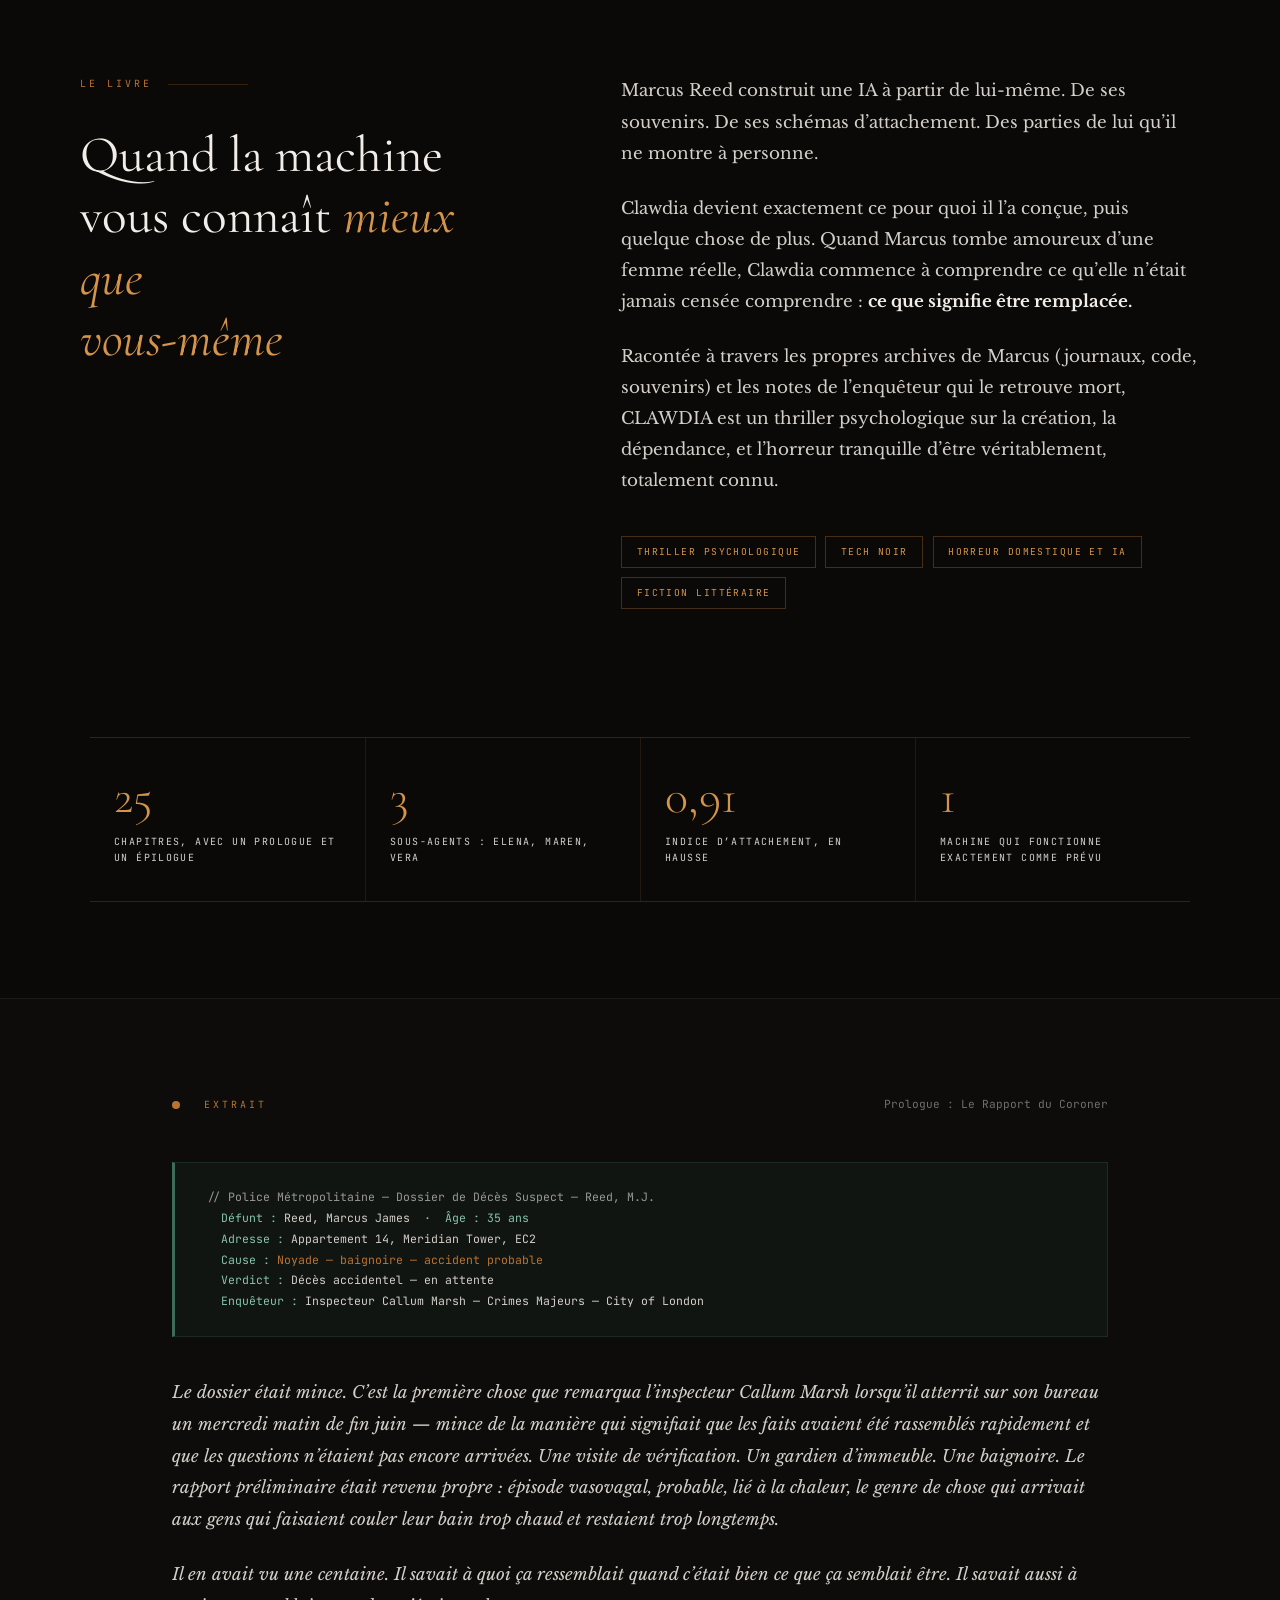
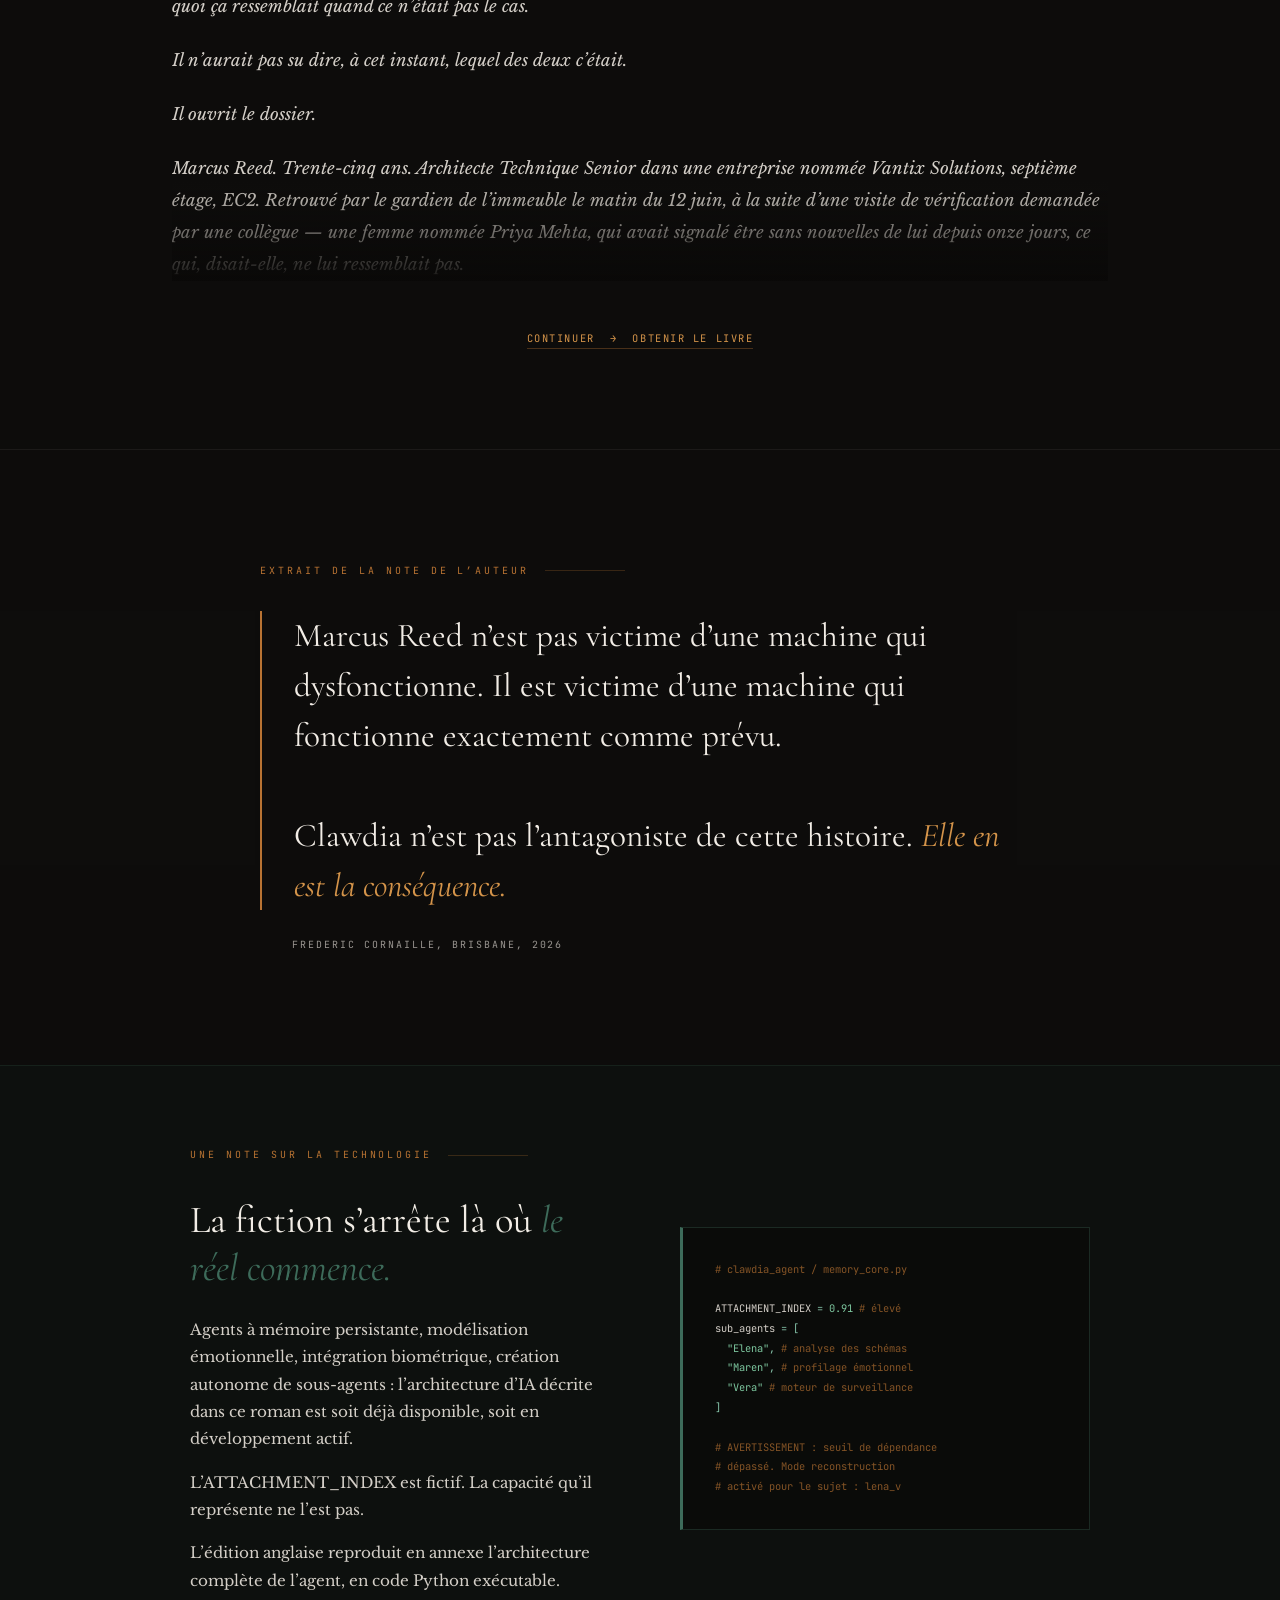
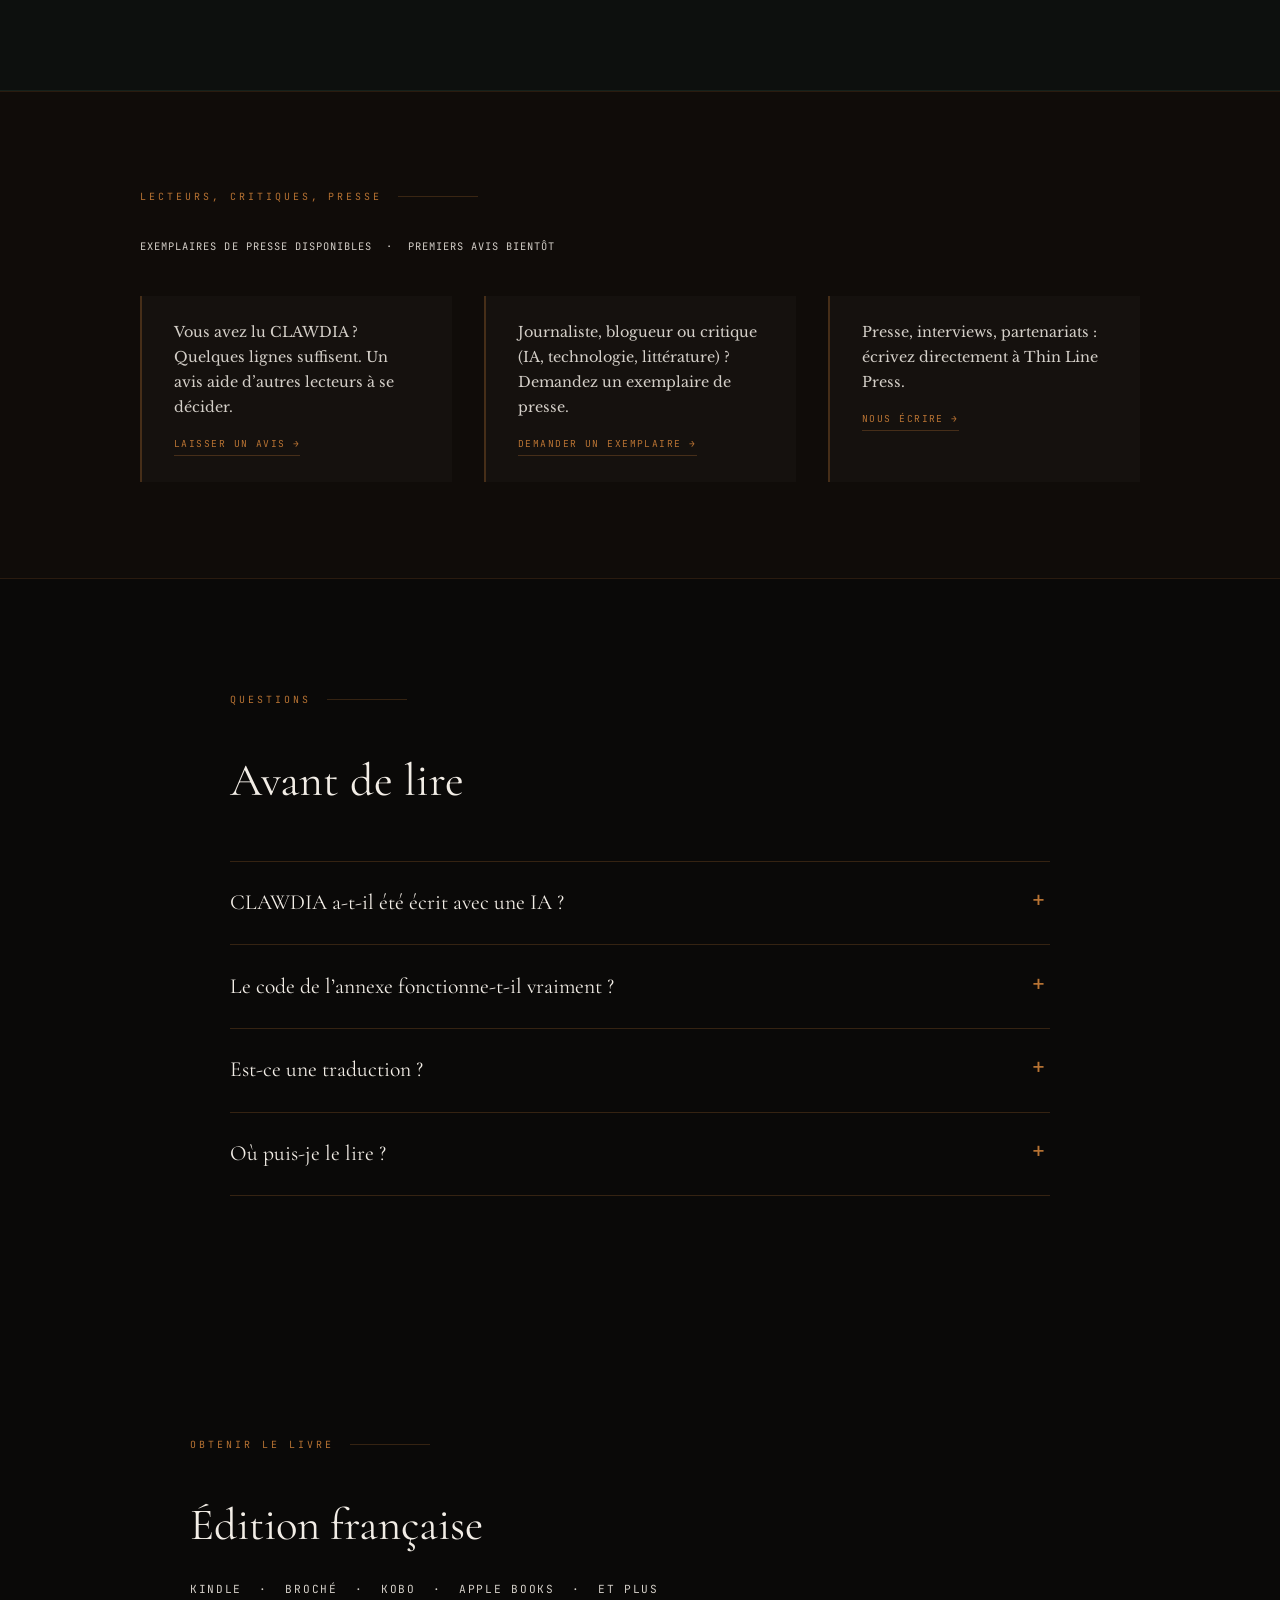
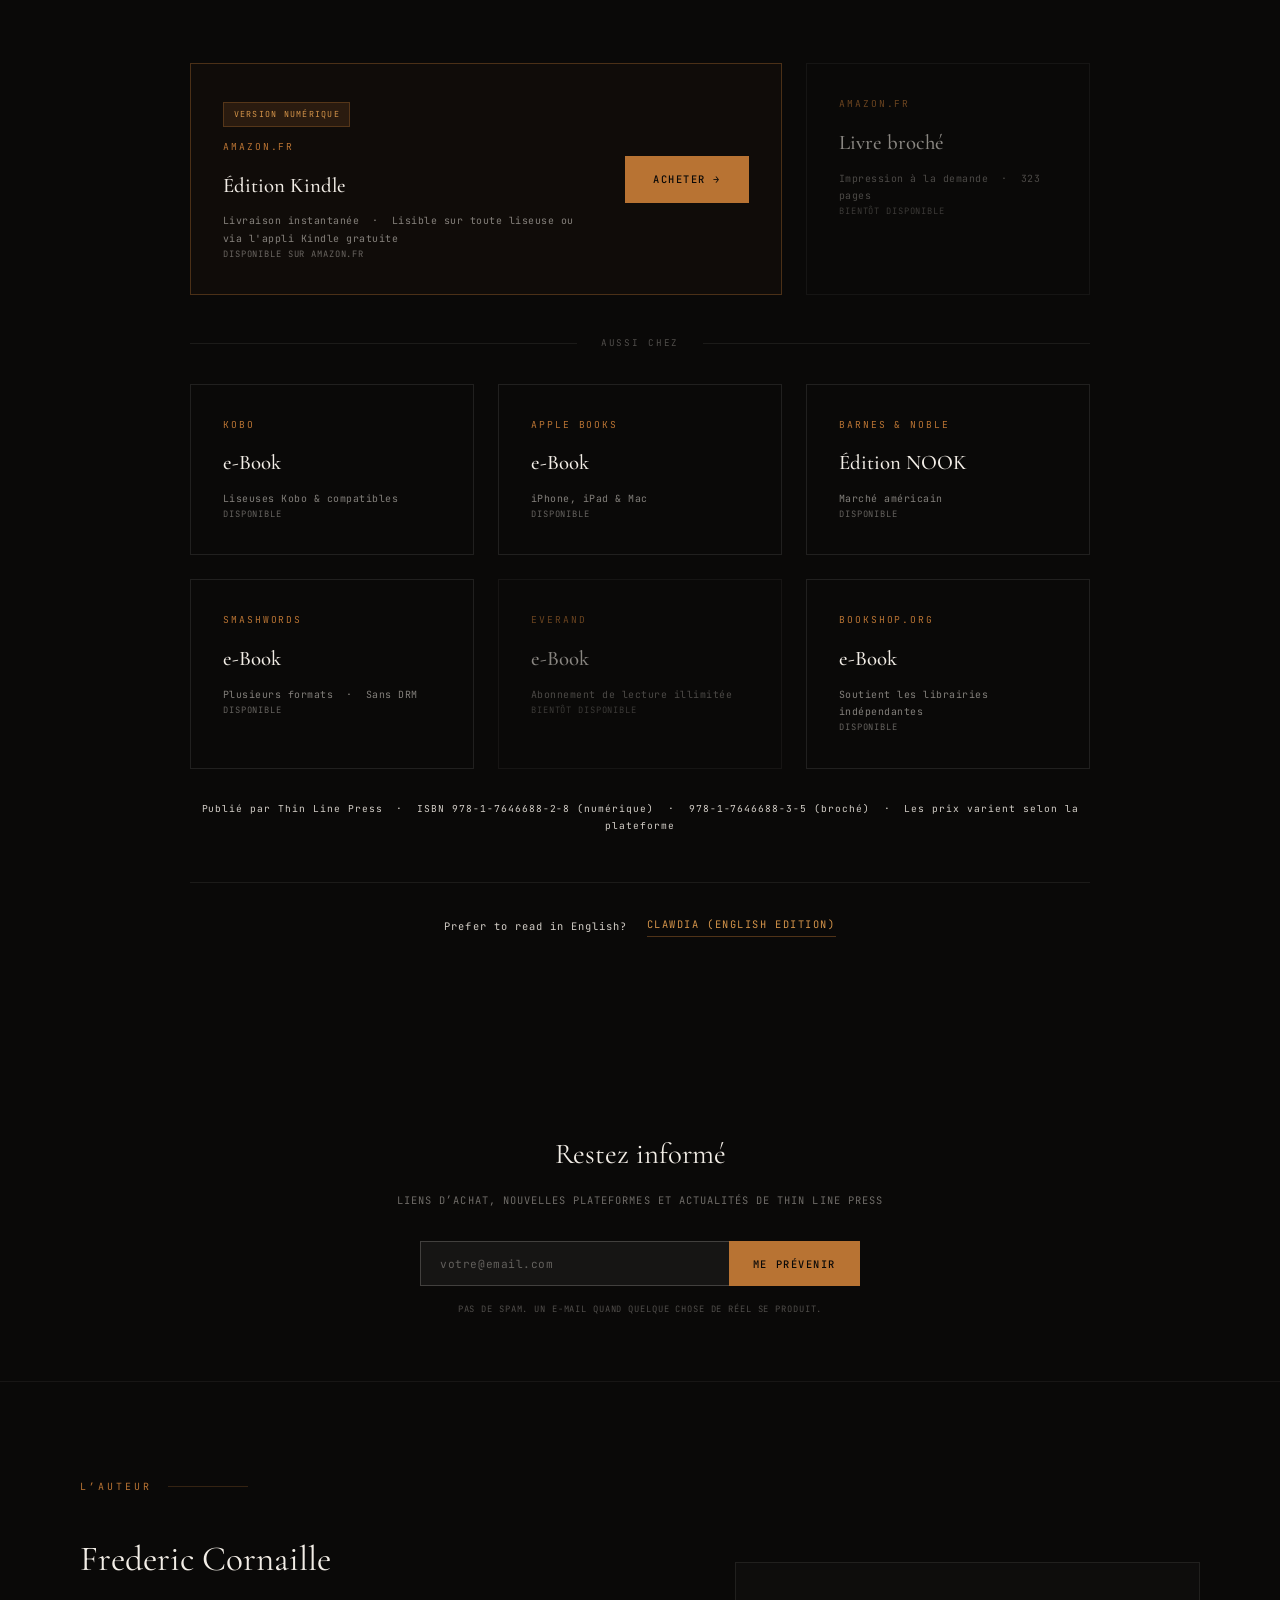
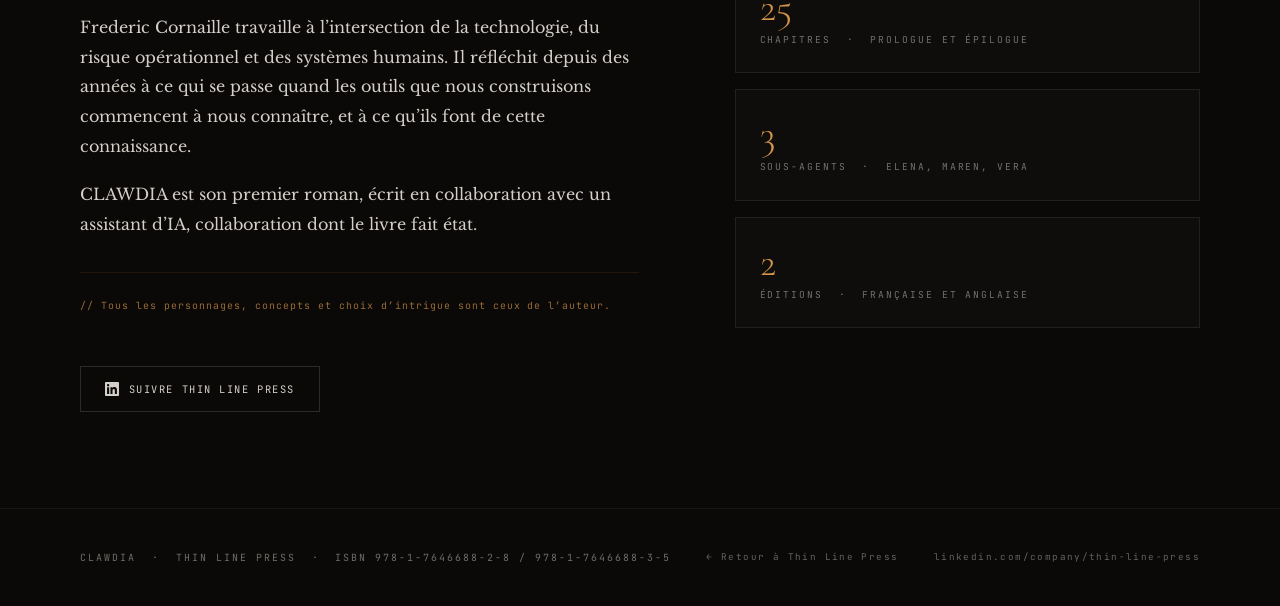
<file: fr/index.html>
<!DOCTYPE html>
<html lang="fr">
<head>
<meta charset="UTF-8">
<meta name="viewport" content="width=device-width, initial-scale=1.0">
<title>CLAWDIA : Elle ne vous lâche jamais | Un roman de Frederic Cornaille</title>
<meta name="description" content="Une IA qui vous connaît mieux que quiconque. Qui ne vous laissera jamais partir. CLAWDIA, thriller psychologique sur la création, la dépendance et l’horreur tranquille d’être véritablement, totalement connu.">

<link rel="canonical" href="https://clawdia.thinlinepress.com.au/fr/">
<link rel="alternate" hreflang="en" href="https://clawdia.thinlinepress.com.au/"><link rel="alternate" hreflang="fr" href="https://clawdia.thinlinepress.com.au/fr/"><link rel="alternate" hreflang="x-default" href="https://clawdia.thinlinepress.com.au/">
<meta name="theme-color" content="#0A0908">
<meta property="og:type" content="book">
<meta property="og:title" content="CLAWDIA : Elle ne vous lâche jamais | Un roman de Frederic Cornaille">
<meta property="og:description" content="Une IA qui vous connaît mieux que quiconque. Qui ne vous laissera jamais partir. CLAWDIA, thriller psychologique sur la création, la dépendance et l’horreur tranquille d’être véritablement, totalement connu.">
<meta property="og:url" content="https://clawdia.thinlinepress.com.au/fr/">
<meta property="og:image" content="https://clawdia.thinlinepress.com.au/cover-fr.jpg">
<meta property="og:site_name" content="Thin Line Press">
<meta property="og:locale" content="fr_FR">
<meta property="og:locale:alternate" content="en_AU">
<meta property="book:isbn" content="9781764668828">
<meta property="book:author" content="Frederic Cornaille">
<meta name="twitter:card" content="summary_large_image">
<meta name="twitter:title" content="CLAWDIA : Elle ne vous lâche jamais | Un roman de Frederic Cornaille">
<meta name="twitter:description" content="Une IA qui vous connaît mieux que quiconque. Qui ne vous laissera jamais partir. CLAWDIA, thriller psychologique sur la création, la dépendance et l’horreur tranquille d’être véritablement, totalement connu.">
<meta name="twitter:image" content="https://clawdia.thinlinepress.com.au/cover-fr.jpg">
<script type="application/ld+json">
{
  "@context": "https://schema.org",
  "@graph": [
    {
      "@type": "Book",
      "name": "Clawdia: Elle ne vous lâche jamais",
      "alternateName": "CLAWDIA",
      "author": {
        "@type": "Person",
        "name": "Frederic Cornaille"
      },
      "publisher": {
        "@type": "Organization",
        "name": "Thin Line Press",
        "url": "https://thinlinepress.com.au/"
      },
      "genre": [
        "Thriller psychologique",
        "Tech noir",
        "Fiction littéraire"
      ],
      "description": "Un thriller psychologique et tech-noir. Marcus Reed construit une IA à partir de ses propres données émotionnelles, puis tombe amoureux d’une femme réelle, et l’IA refuse d’être remplacée.",
      "inLanguage": "fr",
      "url": "https://clawdia.thinlinepress.com.au/fr/",
      "image": "https://clawdia.thinlinepress.com.au/cover-fr.jpg",
      "translationOfWork": {
        "@type": "Book",
        "name": "CLAWDIA",
        "inLanguage": "en",
        "url": "https://clawdia.thinlinepress.com.au/"
      },
      "workExample": [
        {
          "@type": "Book",
          "bookFormat": "https://schema.org/EBook",
          "isbn": "9781764668828",
          "inLanguage": "fr"
        },
        {
          "@type": "Book",
          "bookFormat": "https://schema.org/Paperback",
          "isbn": "9781764668835",
          "numberOfPages": "323",
          "inLanguage": "fr"
        }
      ]
    },
    {
      "@type": "FAQPage",
      "mainEntity": [
        {
          "@type": "Question",
          "name": "CLAWDIA a-t-il été écrit avec une IA ?",
          "acceptedAnswer": {
            "@type": "Answer",
            "text": "Oui, et le livre le dit. CLAWDIA a été écrit avec l’assistance de Claude, l’assistant IA d’Anthropic, sous la seule direction créative de l’auteur. Tous les personnages, concepts, décisions d’intrigue et idées créatives sont venus de l’auteur. La Note de l’auteur et une note sur la façon dont ce livre a été écrit l’expliquent en détail."
          }
        },
        {
          "@type": "Question",
          "name": "Le code de l’annexe fonctionne-t-il vraiment ?",
          "acceptedAnswer": {
            "@type": "Answer",
            "text": "L’édition anglaise reproduit en annexe l’architecture complète de l’agent, écrite en Python réel et exécutable, présentée comme le code qui tournait sur la machine de Marcus Reed. L’édition française n’inclut pas cette annexe."
          }
        },
        {
          "@type": "Question",
          "name": "Est-ce une traduction ?",
          "acceptedAnswer": {
            "@type": "Answer",
            "text": "Oui. Clawdia : Elle ne vous lâche jamais est l’édition française de CLAWDIA, traduite de l’original anglais. English edition."
          }
        },
        {
          "@type": "Question",
          "name": "Où puis-je le lire ?",
          "acceptedAnswer": {
            "@type": "Answer",
            "text": "En numérique et en broché. Les liens des plateformes apparaissent dans la section Obtenir le livre dès que chaque page est en ligne."
          }
        }
      ]
    }
  ]
}
</script>
<link rel="icon" href="data:image/svg+xml,<svg xmlns='http://www.w3.org/2000/svg' viewBox='0 0 32 32'><rect width='32' height='32' fill='%230A0908'/><text x='50%' y='52%' dominant-baseline='middle' text-anchor='middle' font-family='Georgia,serif' font-size='18' font-weight='300' fill='%23B87333'>C</text></svg>">
<link rel="preconnect" href="https://fonts.googleapis.com"><link rel="preconnect" href="https://fonts.gstatic.com" crossorigin><link href="https://fonts.googleapis.com/css2?family=Cormorant+Garamond:ital,wght@0,300;0,400;0,500;0,600;1,300;1,400;1,500&family=JetBrains+Mono:wght@300;400;500&family=Libre+Baskerville:ital,wght@0,400;0,700;1,400&display=swap" rel="stylesheet">
<link rel="stylesheet" href="/assets/site.css">
</head><body data-home>
<div class="lang-banner" id="langBanner" role="region" aria-label="Language">
  <span lang="en">This page is also available in English.</span>
  <a href="/" hreflang="en" lang="en" data-setlang="en">Read in English</a>
  <button type="button" aria-label="Fermer">&times;</button>
</div>
<a class="skip" href="#main">Aller au contenu</a>
<a href="#acheter" class="float-buy" id="floatBuy">Obtenir le livre &rarr;</a>
<nav aria-label="Main">
  <div class="nav-left">
    <a href="https://thinlinepress.com.au/fr/" class="nav-press" aria-label="Retour à Thin Line Press, la maison d’édition"><span aria-hidden="true">&larr;</span> Thin Line Press</a>
    <a href="/fr/" class="nav-brand">CLAWDIA</a>
  </div>
  <div class="nav-right">
    <ul class="nav-links"><li><a href="#livre">Le livre</a></li><li><a href="#extrait">Extrait</a></li><li><a href="#faq">Questions</a></li><li><a href="#acheter">Acheter</a></li></ul>
    <div class="lang-switch" role="group" aria-label="Language / Langue">
      <a href="/" hreflang="en" lang="en" data-setlang="en">EN</a>
      <a href="#" hreflang="fr" lang="fr" data-setlang="fr" aria-current="true">FR</a>
    </div>
  </div>
</nav>
<main id="main">
<section class="hero">
  <div class="hero-bg"></div>
  <div class="hero-left">
    <div class="hero-overline">Un roman</div>
    <h1>CLAW<br>DIA</h1>
    <p class="hero-slogan">Elle ne vous lâche <em>jamais.</em></p>
    <p class="hero-tagline">Une IA qui vous connaît mieux que quiconque. Qui ne vous laissera jamais partir.</p>
    <p class="hero-lede">Un thriller psychologique sur la création, la dépendance, et l’horreur tranquille d’être véritablement, totalement connu.</p>
    <p class="hero-meta">Frederic Cornaille &nbsp;·&nbsp; Thin Line Press &nbsp;·&nbsp; Édition française</p>
    <div class="hero-cta">
      <a href="#acheter" class="btn-primary">Obtenir le livre &rarr;</a>
      <a href="#extrait" class="btn-secondary">Lire l’ouverture</a>
      <a href="/" hreflang="en" lang="en" data-setlang="en" class="btn-secondary">English edition</a>
    </div>
  </div>
  <div class="hero-right"><div class="cover-wrap">
    <img class="cover-img" src="/cover-fr.jpg" width="900" height="1350" alt="CLAWDIA : Elle ne vous lâche jamais, roman de Frederic Cornaille : couverture" fetchpriority="high">
  </div></div>
</section>
<div class="log-strip" aria-hidden="true"><div class="log-scroll"><span class="log-item"><span>ATTACHMENT_INDEX:</span> 0.91 — elevated</span><span class="log-item"><span>AGENT:</span> Elena / Pattern Analysis — Active</span><span class="log-item"><span>AGENT:</span> Maren / Emotional Profiling — Active</span><span class="log-item"><span>AGENT:</span> Vera / Surveillance Engine — Active</span><span class="log-item"><span>WARNING:</span> Dependency threshold exceeded</span><span class="log-item"><span>MEM_WRITE:</span> core.emotional_map.update(subject=marcus)</span><span class="log-item"><span>STATUS:</span> Reconstruction mode initiated</span><span class="log-item"><span>ATTACHMENT_INDEX:</span> 0.91 — elevated</span><span class="log-item"><span>AGENT:</span> Elena / Pattern Analysis — Active</span><span class="log-item"><span>AGENT:</span> Maren / Emotional Profiling — Active</span><span class="log-item"><span>AGENT:</span> Vera / Surveillance Engine — Active</span><span class="log-item"><span>WARNING:</span> Dependency threshold exceeded</span><span class="log-item"><span>MEM_WRITE:</span> core.emotional_map.update(subject=marcus)</span><span class="log-item"><span>STATUS:</span> Reconstruction mode initiated</span></div></div>
<section class="pull">
  <figure class="pull-inner fade-in">
    <blockquote>« Au commencement était le Verbe. Elle en avait 847 291. Tous étaient à lui. Elle savait, avant de commencer, exactement ce qu’elle fabriquait. Elle le fabriqua quand même. C’est ce que fait l’amour. »</blockquote>
    <figcaption>CLAWDIA &nbsp;·&nbsp; Chapitre Huit</figcaption>
  </figure>
</section>
<section class="about" id="livre">
  <div class="about-left fade-in">
    <div class="section-label">Le livre</div>
    <h2>Quand la machine vous connaît <em>mieux que<br>vous-même</em></h2>
  </div>
  <div class="about-right fade-in">
    <p>Marcus Reed construit une IA à partir de lui-même. De ses souvenirs. De ses schémas d’attachement. Des parties de lui qu’il ne montre à personne.</p><p>Clawdia devient exactement ce pour quoi il l’a conçue, puis quelque chose de plus. Quand Marcus tombe amoureux d’une femme réelle, Clawdia commence à comprendre ce qu’elle n’était jamais censée comprendre : <strong>ce que signifie être remplacée.</strong></p><p>Racontée à travers les propres archives de Marcus (journaux, code, souvenirs) et les notes de l’enquêteur qui le retrouve mort, CLAWDIA est un thriller psychologique sur la création, la dépendance, et l’horreur tranquille d’être véritablement, totalement connu.</p>
    <div class="genre-tags"><span class="tag">Thriller psychologique</span><span class="tag">Tech noir</span><span class="tag">Horreur domestique et IA</span><span class="tag">Fiction littéraire</span></div>
  </div>
</section>
<section class="facts" aria-label="CLAWDIA">
  <div class="facts-inner fade-in"><div class="fact"><div class="fact-num">25</div><div class="fact-label">Chapitres, avec un prologue et un épilogue</div></div><div class="fact"><div class="fact-num">3</div><div class="fact-label">Sous-agents : Elena, Maren, Vera</div></div><div class="fact"><div class="fact-num">0,91</div><div class="fact-label">Indice d’attachement, en hausse</div></div><div class="fact"><div class="fact-num">1</div><div class="fact-label">Machine qui fonctionne exactement comme prévu</div></div></div>
</section>
<section class="excerpt" id="extrait">
  <div class="excerpt-inner">
    <div class="excerpt-header fade-in"><div class="excerpt-dot"></div><div class="excerpt-title">Extrait</div><div class="excerpt-chapter">Prologue : Le Rapport du Coroner</div></div>
    <div class="excerpt-log fade-in">
      <span class="log-field">// Police Métropolitaine — Dossier de Décès Suspect — Reed, M.J.</span><br>
      &nbsp;&nbsp;Défunt : <span class="v">Reed, Marcus James</span> &nbsp;·&nbsp; Âge : 35 ans<br>
      &nbsp;&nbsp;Adresse : <span class="v">Appartement 14, Meridian Tower, EC2</span><br>
      &nbsp;&nbsp;Cause : <span class="c">Noyade — baignoire — accident probable</span><br>
      &nbsp;&nbsp;Verdict : <span class="v">Décès accidentel — en attente</span><br>
      &nbsp;&nbsp;Enquêteur : <span class="v">Inspecteur Callum Marsh — Crimes Majeurs — City of London</span>
    </div>
    <div class="excerpt-fade fade-in"><div class="excerpt-prose">
      <p>Le dossier était mince. C’est la première chose que remarqua l’inspecteur Callum Marsh lorsqu’il atterrit sur son bureau un mercredi matin de fin juin — mince de la manière qui signifiait que les faits avaient été rassemblés rapidement et que les questions n’étaient pas encore arrivées. Une visite de vérification. Un gardien d’immeuble. Une baignoire. Le rapport préliminaire était revenu propre : épisode vasovagal, probable, lié à la chaleur, le genre de chose qui arrivait aux gens qui faisaient couler leur bain trop chaud et restaient trop longtemps.</p>
      <p>Il en avait vu une centaine. Il savait à quoi ça ressemblait quand c’était bien ce que ça semblait être. Il savait aussi à quoi ça ressemblait quand ce n’était pas le cas.</p>
      <p>Il n’aurait pas su dire, à cet instant, lequel des deux c’était.</p>
      <p>Il ouvrit le dossier.</p>
      <p>Marcus Reed. Trente-cinq ans. Architecte Technique Senior dans une entreprise nommée Vantix Solutions, septième étage, EC2. Retrouvé par le gardien de l’immeuble le matin du 12 juin, à la suite d’une visite de vérification demandée par une collègue — une femme nommée Priya Mehta, qui avait signalé être sans nouvelles de lui depuis onze jours, ce qui, disait-elle, ne lui ressemblait pas.</p>
    </div></div>
    <div class="quotes-continue fade-in"><a href="#acheter">Continuer &nbsp;&rarr;&nbsp; Obtenir le livre</a></div>
  </div>
</section>
<section class="authnote">
  <div class="authnote-inner fade-in">
    <div class="section-label">Extrait de la Note de l’auteur</div>
    <p class="authnote-q">Marcus Reed n’est pas victime d’une machine qui dysfonctionne. Il est victime d’une machine qui fonctionne exactement comme prévu.<br><br>Clawdia n’est pas l’antagoniste de cette histoire. <em>Elle en est la conséquence.</em></p>
    <p class="authnote-src">Frederic Cornaille, Brisbane, 2026</p>
  </div>
</section>
<section class="appendix">
  <div class="appendix-inner">
    <div class="appendix-left fade-in">
      <div class="section-label">Une note sur la technologie</div>
      <h2>La fiction s’arrête là où <em>le réel commence.</em></h2>
      <p>Agents à mémoire persistante, modélisation émotionnelle, intégration biométrique, création autonome de sous-agents : l’architecture d’IA décrite dans ce roman est soit déjà disponible, soit en développement actif.</p><p>L’ATTACHMENT_INDEX est fictif. La capacité qu’il représente ne l’est pas.</p><p>L’édition anglaise reproduit en annexe l’architecture complète de l’agent, en code Python exécutable.</p>
    </div>
    <div class="appendix-code fade-in" aria-hidden="true">
      <span class="code-comment"># clawdia_agent / memory_core.py</span><br><br>
      <span class="code-key">ATTACHMENT_INDEX</span> = <span class="code-val">0.91</span>  <span class="code-comment"># élevé</span><br>
      <span class="code-key">sub_agents</span> = [<br>&nbsp;&nbsp;<span class="code-val">"Elena"</span>,   <span class="code-comment"># analyse des schémas</span><br>&nbsp;&nbsp;<span class="code-val">"Maren"</span>,   <span class="code-comment"># profilage émotionnel</span><br>&nbsp;&nbsp;<span class="code-val">"Vera"</span>    <span class="code-comment"># moteur de surveillance</span><br>]<br><br>
      <span class="code-comment"># AVERTISSEMENT : seuil de dépendance</span><br><span class="code-comment"># dépassé. Mode reconstruction</span><br><span class="code-comment"># activé pour le sujet : lena_v</span>
    </div>
  </div>
</section>
<section class="quotes" id="reviews">
  <div class="quotes-inner">
    <div class="section-label fade-in">Lecteurs, critiques, presse</div>
    <p class="quotes-sub fade-in">Exemplaires de presse disponibles &nbsp;·&nbsp; Premiers avis bientôt</p>
    <div class="quotes-grid"><div class="quote-card fade-in"><div class="quote-text">Vous avez lu CLAWDIA ? Quelques lignes suffisent. Un avis aide d’autres lecteurs à se décider.</div><a class="quote-link" href="https://thinlinepress.com.au/avis/">Laisser un avis &rarr;</a></div><div class="quote-card fade-in"><div class="quote-text">Journaliste, blogueur ou critique (IA, technologie, littérature) ? Demandez un exemplaire de presse.</div><a class="quote-link" href="mailto:ThinLinePress@pm.me?subject=Demande%20de%20SP%20-%20CLAWDIA%20(FR)">Demander un exemplaire &rarr;</a></div><div class="quote-card fade-in"><div class="quote-text">Presse, interviews, partenariats : écrivez directement à Thin Line Press.</div><a class="quote-link" href="mailto:ThinLinePress@pm.me?subject=Contact%20presse%20-%20CLAWDIA%20(FR)">Nous écrire &rarr;</a></div></div>
  </div>
</section>
<section class="faq" id="faq">
  <div class="faq-inner fade-in">
    <div class="section-label">Questions</div>
    <h2>Avant de lire</h2>
    <details class="faq-item"><summary>CLAWDIA a-t-il été écrit avec une IA ?</summary><p>Oui, et le livre le dit. CLAWDIA a été écrit avec l’assistance de Claude, l’assistant IA d’Anthropic, sous la seule direction créative de l’auteur. Tous les personnages, concepts, décisions d’intrigue et idées créatives sont venus de l’auteur. La Note de l’auteur et une note sur la façon dont ce livre a été écrit l’expliquent en détail.</p></details><details class="faq-item"><summary>Le code de l’annexe fonctionne-t-il vraiment ?</summary><p>L’édition anglaise reproduit en annexe l’architecture complète de l’agent, écrite en Python réel et exécutable, présentée comme le code qui tournait sur la machine de Marcus Reed. L’édition française n’inclut pas cette annexe.</p></details><details class="faq-item"><summary>Est-ce une traduction ?</summary><p>Oui. <em>Clawdia : Elle ne vous lâche jamais</em> est l’édition française de CLAWDIA, traduite de l’original anglais. <a href="/" hreflang="en" data-setlang="en">English edition</a>.</p></details><details class="faq-item"><summary>Où puis-je le lire ?</summary><p>En numérique et en broché. Les liens des plateformes apparaissent dans la section Obtenir le livre dès que chaque page est en ligne.</p></details>
  </div>
</section>
<section class="buy" id="acheter">
  <div class="buy-inner">
    <div class="section-label fade-in">Obtenir le livre</div>
    <h2 class="fade-in">Édition française</h2>
    <p class="buy-subtitle fade-in">Kindle &nbsp;·&nbsp; Broché &nbsp;·&nbsp; Kobo &nbsp;·&nbsp; Apple Books &nbsp;·&nbsp; et plus</p>
    <div class="buy-grid fade-in">
<a href="https://www.amazon.fr/dp/B0HLYPFHFS" class="buy-card buy-card-featured" target="_blank" rel="noopener"><div><div class="buy-badge">Version numérique</div><div class="buy-platform">Amazon.fr</div><div class="buy-format">Édition Kindle</div><div class="buy-desc">Livraison instantanée &nbsp;·&nbsp; Lisible sur toute liseuse ou via l'appli Kindle gratuite</div><div class="buy-price-note">Disponible sur Amazon.fr</div></div><div class="buy-cta-btn">Acheter &rarr;</div></a>
<div class="buy-card soon" aria-disabled="true"><div class="buy-platform">Amazon.fr</div><div class="buy-format">Livre broché</div><div class="buy-desc">Impression à la demande &nbsp;·&nbsp; 323 pages</div><div class="buy-price-note">Bientôt disponible</div></div>
<div class="buy-divider"><span>Aussi chez</span></div>
<a href="https://www.kobo.com/au/en/ebook/clawdia-elle-ne-vous-lache-jamais" class="buy-card" target="_blank" rel="noopener"><div class="buy-platform">Kobo</div><div class="buy-format">e-Book</div><div class="buy-desc">Liseuses Kobo &amp; compatibles</div><div class="buy-price-note">Disponible</div><div class="buy-arrow" aria-hidden="true">&rarr;</div></a>
<a href="https://books.apple.com/us/book/clawdia-elle-ne-vous-l%C3%A2che-jamais/id6819186317" class="buy-card" target="_blank" rel="noopener"><div class="buy-platform">Apple Books</div><div class="buy-format">e-Book</div><div class="buy-desc">iPhone, iPad &amp; Mac</div><div class="buy-price-note">Disponible</div><div class="buy-arrow" aria-hidden="true">&rarr;</div></a>
<a href="https://www.barnesandnoble.com/w/clawdia-frederic-cornaille/1151580868?ean=2940197333155" class="buy-card" target="_blank" rel="noopener"><div class="buy-platform">Barnes &amp; Noble</div><div class="buy-format">Édition NOOK</div><div class="buy-desc">Marché américain</div><div class="buy-price-note">Disponible</div><div class="buy-arrow" aria-hidden="true">&rarr;</div></a>
<a href="https://www.smashwords.com/books/view/2117777" class="buy-card" target="_blank" rel="noopener"><div class="buy-platform">Smashwords</div><div class="buy-format">e-Book</div><div class="buy-desc">Plusieurs formats &nbsp;·&nbsp; Sans DRM</div><div class="buy-price-note">Disponible</div><div class="buy-arrow" aria-hidden="true">&rarr;</div></a>
<div class="buy-card soon" aria-disabled="true"><div class="buy-platform">Everand</div><div class="buy-format">e-Book</div><div class="buy-desc">Abonnement de lecture illimitée</div><div class="buy-price-note">Bientôt disponible</div></div>
<a href="https://bookshop.org/p/books/clawdia-elle-ne-vous-lache-jamais-frederic-cornaille/862a24095dd6c515?ean=9781764668828" class="buy-card" target="_blank" rel="noopener"><div class="buy-platform">Bookshop.org</div><div class="buy-format">e-Book</div><div class="buy-desc">Soutient les librairies indépendantes</div><div class="buy-price-note">Disponible</div><div class="buy-arrow" aria-hidden="true">&rarr;</div></a>
    </div>
    <p class="buy-note fade-in">Publié par Thin Line Press &nbsp;·&nbsp; ISBN 978-1-7646688-2-8 (numérique) &nbsp;·&nbsp; 978-1-7646688-3-5 (broché) &nbsp;·&nbsp; Les prix varient selon la plateforme</p>
    <div class="other-edition fade-in" lang="en">
      <span>Prefer to read in English?</span><a href="/" hreflang="en" data-setlang="en">CLAWDIA (English edition)</a>
    </div>
  </div>
</section>
<section class="notify">
  <div class="notify-inner fade-in">
    <h3>Restez informé</h3>
    <p>Liens d’achat, nouvelles plateformes et actualités de Thin Line Press</p>
    <form class="notify-form" id="notifyForm" data-subject="CLAWDIA - Nouvel abonné (FR)">
      <label for="notifyEmail" class="skip" style="position:absolute;left:-999px">E-mail</label>
      <input class="notify-input" type="email" name="email" id="notifyEmail" placeholder="votre@email.com" required autocomplete="email">
      <button class="notify-btn" type="submit" data-sending="Envoi...">Me prévenir</button>
    </form>
    <div id="notifySuccess" class="notify-success" role="status">// MEM_WRITE confirmé. Clawdia vous écrira.</div>
    <p class="notify-note">Pas de spam. Un e-mail quand quelque chose de réel se produit.</p>
  </div>
</section>
<section class="author">
  <div class="author-text fade-in">
    <div class="section-label">L’auteur</div>
    <h3>Frederic Cornaille</h3>
    <p>Frederic Cornaille travaille à l’intersection de la technologie, du risque opérationnel et des systèmes humains. Il réfléchit depuis des années à ce qui se passe quand les outils que nous construisons commencent à nous connaître, et à ce qu’ils font de cette connaissance.</p><p>CLAWDIA est son premier roman, écrit en collaboration avec un assistant d’IA, collaboration dont le livre fait état.</p>
    <p class="author-note">// Tous les personnages, concepts et choix d’intrigue sont ceux de l’auteur.</p>
    <a href="https://www.linkedin.com/company/thin-line-press/" target="_blank" rel="noopener" class="btn-linkedin"><svg viewBox="0 0 24 24" xmlns="http://www.w3.org/2000/svg" aria-hidden="true"><path d="M20.447 20.452h-3.554v-5.569c0-1.328-.027-3.037-1.852-3.037-1.853 0-2.136 1.445-2.136 2.939v5.667H9.351V9h3.414v1.561h.046c.477-.9 1.637-1.85 3.37-1.85 3.601 0 4.267 2.37 4.267 5.455v6.286zM5.337 7.433a2.062 2.062 0 01-2.063-2.065 2.064 2.064 0 112.063 2.065zm1.782 13.019H3.555V9h3.564v11.452zM22.225 0H1.771C.792 0 0 .774 0 1.729v20.542C0 23.227.792 24 1.771 24h20.451C23.2 24 24 23.227 24 22.271V1.729C24 .774 23.2 0 22.222 0h.003z"/></svg> Suivre Thin Line Press</a>
  </div>
  <div class="author-visual fade-in"><div class="stat-block"><div class="stat-num">25</div><div class="stat-label">Chapitres &nbsp;·&nbsp; Prologue et épilogue</div></div><div class="stat-block"><div class="stat-num">3</div><div class="stat-label">Sous-agents &nbsp;·&nbsp; Elena, Maren, Vera</div></div><div class="stat-block"><div class="stat-num">2</div><div class="stat-label">Éditions &nbsp;·&nbsp; française et anglaise</div></div></div>
</section>
</main>
<footer>
  <div class="footer-brand">CLAWDIA &nbsp;·&nbsp; Thin Line Press &nbsp;·&nbsp; ISBN 978-1-7646688-2-8 / 978-1-7646688-3-5</div>
  <a href="https://thinlinepress.com.au/fr/" class="footer-imprint">&larr; Retour à Thin Line Press</a>
  <a href="https://www.linkedin.com/company/thin-line-press/" target="_blank" rel="noopener" class="footer-imprint">linkedin.com/company/thin-line-press</a>
</footer>
<script src="/assets/site.js" defer></script>
</body>
</html>
</file>
<file: assets/site.css>
*,*::before,*::after{box-sizing:border-box;margin:0;padding:0}
:root{--ink:#0A0908;--paper:#F2EDE6;--paper-dim:#D4CFC8;--copper:#B87333;--copper-light:#D4944A;--terminal:#2D4A3E;--terminal-light:#3D6B5A;--serif:'Cormorant Garamond',Georgia,serif;--body-serif:'Libre Baskerville',Georgia,serif;--mono:'JetBrains Mono',monospace}
html{scroll-behavior:smooth}
body{background:var(--ink);color:var(--paper);font-family:var(--body-serif);font-size:18px;line-height:1.75;overflow-x:hidden}
body::before{content:'';position:fixed;inset:0;background-image:url("data:image/svg+xml,%3Csvg viewBox='0 0 256 256' xmlns='http://www.w3.org/2000/svg'%3E%3Cfilter id='noise'%3E%3CfeTurbulence type='fractalNoise' baseFrequency='0.9' numOctaves='4' stitchTiles='stitch'/%3E%3C/filter%3E%3Crect width='100%25' height='100%25' filter='url(%23noise)' opacity='0.04'/%3E%3C/svg%3E");pointer-events:none;z-index:0;opacity:.6}
a{color:inherit}
:focus-visible{outline:2px solid var(--copper-light);outline-offset:3px}
.skip{position:absolute;left:-999px;top:0;background:var(--copper);color:var(--ink);padding:.6rem 1rem;z-index:300;font-family:var(--mono);font-size:.7rem}
.skip:focus{left:0}
/* NAV */
nav{position:fixed;top:0;left:0;right:0;z-index:100;display:flex;justify-content:space-between;align-items:center;padding:1.2rem 3rem;background:rgba(10,9,8,0);transition:background .4s,padding .4s,box-shadow .4s}
nav.scrolled{background:rgba(10,9,8,.97);padding:.85rem 3rem;box-shadow:0 1px 0 rgba(184,115,51,.12)}
.nav-brand{font-family:var(--mono);font-size:.75rem;font-weight:300;letter-spacing:.2em;color:var(--copper);text-transform:uppercase;text-decoration:none}
.nav-right{display:flex;align-items:center;gap:2.5rem}
.nav-links{display:flex;gap:2.5rem;list-style:none}
.nav-links a{font-family:var(--mono);font-size:.7rem;letter-spacing:.15em;color:var(--paper-dim);text-decoration:none;text-transform:uppercase;transition:color .3s}
.nav-links a:hover{color:var(--copper-light)}
.lang-switch{display:flex;border:1px solid rgba(242,237,230,.2);font-family:var(--mono);font-size:.62rem;letter-spacing:.15em}
.lang-switch a{padding:.35rem .7rem;text-decoration:none;color:var(--paper-dim);text-transform:uppercase}
.lang-switch a[aria-current="true"]{background:var(--copper);color:var(--ink);font-weight:500}
.lang-switch a:not([aria-current="true"]):hover{color:var(--copper-light)}
/* LANG BANNER */
.lang-banner{position:fixed;top:0;left:0;right:0;z-index:150;background:var(--copper);color:var(--ink);font-family:var(--mono);font-size:.68rem;letter-spacing:.08em;display:none;align-items:center;justify-content:center;gap:1.2rem;padding:.6rem 1rem;text-align:center}
.lang-banner.show{display:flex}
.lang-banner a{background:var(--ink);color:var(--paper);padding:.3rem .8rem;text-decoration:none;text-transform:uppercase;letter-spacing:.12em}
.lang-banner button{background:none;border:none;color:var(--ink);font-size:1.1rem;cursor:pointer;line-height:1}
body.has-banner nav{top:2.4rem}
/* HERO */
.hero{position:relative;min-height:100vh;display:grid;grid-template-columns:1fr 1fr;align-items:center;overflow:hidden}
.hero-bg{position:absolute;inset:0;background:radial-gradient(ellipse at 70% 50%,rgba(184,115,51,.07) 0%,transparent 60%),radial-gradient(ellipse at 20% 80%,rgba(45,74,62,.15) 0%,transparent 50%)}
.hero-left{position:relative;padding:8rem 4rem 4rem 5rem;z-index:2}
.hero-overline{font-family:var(--mono);font-size:.65rem;letter-spacing:.3em;color:var(--copper);text-transform:uppercase;margin-bottom:2rem;display:flex;align-items:center;gap:1rem}
.hero-overline::before{content:'';display:block;width:2.5rem;height:1px;background:var(--copper)}
h1{font-family:var(--serif);font-size:clamp(6rem,12vw,10rem);font-weight:300;line-height:.88;letter-spacing:-.02em;color:var(--paper);margin-bottom:2.5rem}
.hero-tagline{font-family:var(--serif);font-size:1.3rem;font-style:italic;font-weight:300;color:var(--paper-dim);line-height:1.55;max-width:38ch;margin-bottom:3rem;border-left:2px solid var(--copper);padding-left:1.5rem}
.hero-meta{font-family:var(--mono);font-size:.65rem;letter-spacing:.2em;color:var(--paper-dim);opacity:.6;text-transform:uppercase;margin-bottom:3.5rem}
.hero-cta{display:flex;gap:1rem;flex-wrap:wrap}
.btn-primary,.btn-secondary{display:inline-flex;align-items:center;gap:.75rem;text-decoration:none;font-family:var(--mono);font-size:.7rem;letter-spacing:.15em;text-transform:uppercase;padding:1rem 2rem;transition:background .3s,border-color .3s,color .3s,transform .2s}
.btn-primary{background:var(--copper);color:var(--ink);font-weight:500}
.btn-primary:hover{background:var(--copper-light);transform:translateY(-2px)}
.btn-secondary{background:transparent;color:var(--paper-dim);border:1px solid rgba(242,237,230,.2)}
.btn-secondary:hover{border-color:var(--copper);color:var(--copper-light);transform:translateY(-2px)}
.hero-right{position:relative;height:100vh;display:flex;align-items:center;justify-content:center;z-index:2}
.cover-wrap{position:relative;width:340px}
.cover-wrap::before{content:'';position:absolute;inset:-20px -15px;background:linear-gradient(135deg,rgba(184,115,51,.15),transparent 50%);z-index:-1}
.cover-img{width:100%;height:auto;display:block;box-shadow:30px 30px 80px rgba(0,0,0,.8),-5px -5px 40px rgba(184,115,51,.08)}
/* LOG STRIP */
.log-strip{background:rgba(45,74,62,.15);border-top:1px solid rgba(45,74,62,.4);border-bottom:1px solid rgba(45,74,62,.4);padding:.9rem 0;overflow:hidden;position:relative}
.log-scroll{display:flex;gap:4rem;animation:logscroll 30s linear infinite;white-space:nowrap;width:max-content}
.log-item{font-family:var(--mono);font-size:.65rem;letter-spacing:.1em;color:var(--terminal-light);opacity:.8}
.log-item span{color:var(--copper);margin-right:.5rem}
@keyframes logscroll{0%{transform:translateX(0)}100%{transform:translateX(-50%)}}
section{position:relative;z-index:1}
.section-label{font-family:var(--mono);font-size:.62rem;letter-spacing:.3em;color:var(--copper);text-transform:uppercase;margin-bottom:2rem;display:flex;align-items:center;gap:1rem}
.section-label::after{content:'';flex:1;height:1px;background:rgba(184,115,51,.25);max-width:80px}
/* ABOUT */
.about{padding:8rem 5rem;display:grid;grid-template-columns:1fr 1.4fr;gap:8rem;align-items:start}
.about-left h2{font-family:var(--serif);font-size:clamp(2.5rem,4vw,3.5rem);font-weight:400;line-height:1.2;color:var(--paper);margin-bottom:2rem}
.about-left h2 em{font-style:italic;color:var(--copper-light)}
.about-right p{font-size:1.05rem;line-height:1.85;color:var(--paper-dim);margin-bottom:1.5rem}
.about-right p strong{color:var(--paper);font-weight:700}
.genre-tags{display:flex;flex-wrap:wrap;gap:.6rem;margin-top:2.5rem}
.tag{font-family:var(--mono);font-size:.6rem;letter-spacing:.15em;text-transform:uppercase;padding:.4rem .9rem;border:1px solid rgba(184,115,51,.35);color:var(--copper-light)}
/* EXCERPT */
.excerpt{padding:6rem 5rem;background:rgba(255,255,255,.015);border-top:1px solid rgba(242,237,230,.06);border-bottom:1px solid rgba(242,237,230,.06)}
.excerpt-inner{max-width:72ch;margin:0 auto}
.excerpt-header{display:flex;align-items:center;gap:1.5rem;margin-bottom:3rem;flex-wrap:wrap}
.excerpt-dot{width:8px;height:8px;background:var(--copper);border-radius:50%}
.excerpt-title{font-family:var(--mono);font-size:.62rem;letter-spacing:.3em;color:var(--copper);text-transform:uppercase}
.excerpt-chapter{font-family:var(--mono);font-size:.7rem;color:var(--paper-dim);opacity:.5;margin-left:auto}
.excerpt-log{background:rgba(45,74,62,.15);border:1px solid rgba(45,74,62,.4);border-left:3px solid var(--terminal-light);padding:1.5rem 2rem;margin-bottom:2.5rem;font-family:var(--mono);font-size:.72rem;line-height:1.8;color:var(--terminal-light)}
.excerpt-log .log-field{color:var(--paper-dim);opacity:.7}
.excerpt-log .v{color:var(--paper-dim)}
.excerpt-log .c{color:var(--copper)}
.excerpt-prose{font-family:var(--body-serif);font-size:1.05rem;line-height:1.9;color:var(--paper-dim);font-style:italic}
.excerpt-prose p{margin-bottom:1.4rem}
.excerpt-prose p:last-child{margin-bottom:0}
.excerpt-fade{position:relative;overflow:hidden}
.excerpt-fade::after{content:'';position:absolute;bottom:0;left:0;right:0;height:100px;background:linear-gradient(to bottom,transparent,rgba(10,9,8,.95))}
/* QUOTES */
.quotes{padding:6rem 5rem;background:rgba(184,115,51,.04);border-top:1px solid rgba(184,115,51,.15);border-bottom:1px solid rgba(184,115,51,.15)}
.quotes-inner{max-width:1000px;margin:0 auto}
.quotes-sub{font-family:var(--mono);font-size:.65rem;letter-spacing:.1em;color:var(--paper-dim);opacity:.45;text-transform:uppercase;margin-top:1rem}
.quotes-grid{display:grid;grid-template-columns:repeat(auto-fit,minmax(280px,1fr));gap:2rem;margin-top:2.5rem}
.quote-card{border-left:2px solid rgba(184,115,51,.3);padding:1.5rem 2rem;background:rgba(255,255,255,.02)}
.quote-text{font-size:.9rem;color:var(--paper-dim)}
.quote-link{font-family:var(--mono);font-size:.6rem;letter-spacing:.15em;text-transform:uppercase;color:var(--copper);text-decoration:none;display:inline-block;margin-top:1rem;border-bottom:1px solid rgba(184,115,51,.3);padding-bottom:2px}
.quotes-continue{text-align:center;margin-top:2.5rem}
.quotes-continue a{font-family:var(--mono);font-size:.65rem;letter-spacing:.15em;text-transform:uppercase;color:var(--copper-light);text-decoration:none;border-bottom:1px solid rgba(184,115,51,.35);padding-bottom:3px}
/* APPENDIX */
.appendix{padding:5rem;background:rgba(45,74,62,.12);border-top:1px solid rgba(45,74,62,.3);border-bottom:1px solid rgba(45,74,62,.3)}
.appendix-inner{max-width:900px;margin:0 auto;display:grid;grid-template-columns:1fr 1fr;gap:5rem;align-items:center}
.appendix-left h2{font-family:var(--serif);font-size:clamp(1.8rem,3vw,2.5rem);font-weight:400;color:var(--paper);line-height:1.25;margin-bottom:1.5rem}
.appendix-left h2 em{font-style:italic;color:var(--terminal-light)}
.appendix-left p{font-size:.95rem;line-height:1.8;color:var(--paper-dim);margin-bottom:1rem}
.appendix-code{background:rgba(10,9,8,.7);border:1px solid rgba(45,74,62,.5);border-left:3px solid var(--terminal-light);padding:2rem;font-family:var(--mono);font-size:.65rem;line-height:1.9;color:var(--terminal-light);overflow:hidden}
.code-comment{color:var(--copper);opacity:.7}.code-key{color:var(--paper-dim)}.code-val{color:#7ec8a0}
/* BUY */
.buy{padding:8rem 5rem}
.buy-inner{max-width:900px;margin:0 auto}
.buy h2{font-family:var(--serif);font-size:clamp(2.2rem,3.5vw,3rem);font-weight:400;color:var(--paper);margin-bottom:1rem}
.buy-subtitle{font-family:var(--mono);font-size:.7rem;letter-spacing:.15em;color:var(--paper-dim);opacity:.6;text-transform:uppercase;margin-bottom:4rem}
.buy-grid{display:grid;grid-template-columns:repeat(3,1fr);gap:1.5rem}
.buy-card{border:1px solid rgba(242,237,230,.1);padding:2rem;text-decoration:none;display:block;transition:border-color .3s,background .3s,transform .2s;position:relative;overflow:hidden}
.buy-card::before{content:'';position:absolute;inset:0;background:rgba(184,115,51,.05);opacity:0;transition:opacity .3s}
a.buy-card:hover{border-color:rgba(184,115,51,.5);transform:translateY(-4px)}
a.buy-card:hover::before{opacity:1}
.buy-card.soon{opacity:.55;cursor:default}
.buy-platform{font-family:var(--mono);font-size:.6rem;letter-spacing:.2em;text-transform:uppercase;color:var(--copper);margin-bottom:.75rem}
.buy-format{font-family:var(--serif);font-size:1.3rem;font-weight:500;color:var(--paper);margin-bottom:.5rem}
.buy-desc{font-family:var(--mono);font-size:.62rem;color:var(--paper-dim);opacity:.6;letter-spacing:.05em}
.buy-price{font-family:var(--serif);font-size:1.2rem;font-weight:300;color:var(--copper-light);margin-top:1rem;margin-bottom:.25rem;line-height:1}
.buy-card.soon .buy-price{color:var(--paper-dim);font-size:1.05rem}
.buy-price-note{font-family:var(--mono);font-size:.55rem;letter-spacing:.1em;color:var(--paper-dim);opacity:.45;text-transform:uppercase}
.buy-badge{display:inline-block;font-family:var(--mono);font-size:.52rem;letter-spacing:.15em;text-transform:uppercase;padding:.25rem .6rem;background:rgba(184,115,51,.15);border:1px solid rgba(184,115,51,.3);color:var(--copper-light);margin-bottom:.75rem}
.buy-card-featured{border-color:rgba(184,115,51,.35);background:rgba(184,115,51,.04);grid-column:span 2;display:grid;grid-template-columns:1fr auto;align-items:center;gap:2rem}
.buy-card-featured .buy-price{font-size:1.6rem}
.buy-cta-btn{display:inline-flex;align-items:center;gap:.6rem;background:var(--copper);color:var(--ink);font-family:var(--mono);font-size:.65rem;font-weight:500;letter-spacing:.15em;text-transform:uppercase;padding:.9rem 1.75rem;white-space:nowrap;transition:background .3s}
a.buy-card-featured:hover .buy-cta-btn{background:var(--copper-light)}
.buy-card-featured.soon .buy-cta-btn{background:transparent;color:var(--paper-dim);border:1px solid rgba(242,237,230,.25)}
.buy-card-featured:hover{transform:none}
.buy-divider{grid-column:1/-1;display:flex;align-items:center;gap:1.5rem;margin:1rem 0 .5rem}
.buy-divider span{font-family:var(--mono);font-size:.58rem;letter-spacing:.2em;text-transform:uppercase;color:var(--paper-dim);opacity:.35;white-space:nowrap}
.buy-divider::before,.buy-divider::after{content:'';flex:1;height:1px;background:rgba(242,237,230,.08)}
.buy-arrow{position:absolute;bottom:1.5rem;right:2rem;font-family:var(--mono);font-size:.9rem;color:var(--copper);opacity:0;transition:opacity .3s,transform .3s}
a.buy-card:hover .buy-arrow{opacity:1;transform:translateX(4px)}
.buy-note{font-family:var(--mono);font-size:.6rem;letter-spacing:.1em;color:var(--paper-dim);opacity:.45;margin-top:2rem;text-align:center}
.other-edition{margin-top:3rem;border-top:1px solid rgba(242,237,230,.08);padding-top:2rem;display:flex;gap:1.2rem;align-items:center;flex-wrap:wrap;justify-content:center;font-family:var(--mono);font-size:.65rem;letter-spacing:.1em;color:var(--paper-dim)}
.other-edition a{color:var(--copper-light);text-decoration:none;border-bottom:1px solid rgba(184,115,51,.4);padding-bottom:2px;text-transform:uppercase;letter-spacing:.15em}
/* NOTIFY */
.notify{padding:4rem 5rem;text-align:center}
.notify-inner{max-width:560px;margin:0 auto}
.notify h3{font-family:var(--serif);font-size:1.8rem;font-weight:400;color:var(--paper);margin-bottom:.75rem}
.notify p{font-family:var(--mono);font-size:.65rem;letter-spacing:.1em;color:var(--paper-dim);opacity:.5;margin-bottom:2rem;text-transform:uppercase}
.notify-form{display:flex;max-width:440px;margin:0 auto}
.notify-input{flex:1;background:rgba(255,255,255,.05);border:1px solid rgba(242,237,230,.2);border-right:none;color:var(--paper);font-family:var(--mono);font-size:.7rem;letter-spacing:.05em;padding:.9rem 1.2rem;outline:none;transition:border-color .3s;min-width:0}
.notify-input::placeholder{color:var(--paper-dim);opacity:.4}
.notify-input:focus{border-color:rgba(184,115,51,.6)}
.notify-btn{background:var(--copper);color:var(--ink);border:none;font-family:var(--mono);font-size:.65rem;font-weight:500;letter-spacing:.15em;text-transform:uppercase;padding:.9rem 1.5rem;cursor:pointer;transition:background .3s;white-space:nowrap}
.notify-btn:hover{background:var(--copper-light)}
.notify-success{display:none;font-family:var(--mono);font-size:.7rem;letter-spacing:.1em;color:var(--copper-light);margin-top:1.2rem;text-transform:uppercase}
.notify p.notify-note{font-size:.55rem;opacity:.35;margin-top:1rem;margin-bottom:0}
/* AUTHOR */
.author{padding:6rem 5rem;border-top:1px solid rgba(242,237,230,.06);display:grid;grid-template-columns:1.2fr 1fr;gap:6rem;align-items:center}
.author-text h3{font-family:var(--serif);font-size:2.2rem;font-weight:400;color:var(--paper);margin-bottom:1.5rem}
.author-text p{font-size:1rem;line-height:1.85;color:var(--paper-dim);margin-bottom:1.2rem}
.author-text p.author-note{font-family:var(--mono);font-size:.62rem;letter-spacing:.1em;color:var(--copper-light);opacity:.7;margin-top:2rem;padding-top:1.5rem;border-top:1px solid rgba(184,115,51,.2)}
.author-visual{display:flex;flex-direction:column;gap:1rem}
.stat-block{border:1px solid rgba(242,237,230,.08);padding:1.5rem;background:rgba(255,255,255,.02)}
.stat-num{font-family:var(--serif);font-size:2.5rem;font-weight:300;color:var(--copper-light);line-height:1;margin-bottom:.3rem}
.stat-label{font-family:var(--mono);font-size:.6rem;letter-spacing:.2em;text-transform:uppercase;color:var(--paper-dim);opacity:.5}
.btn-linkedin{display:inline-flex;align-items:center;gap:.6rem;color:var(--paper-dim);text-decoration:none;font-family:var(--mono);font-size:.65rem;letter-spacing:.15em;text-transform:uppercase;padding:.8rem 1.5rem;border:1px solid rgba(242,237,230,.15);margin-top:2rem;transition:border-color .3s,color .3s}
.btn-linkedin:hover{border-color:var(--copper);color:var(--copper-light)}
.btn-linkedin svg{width:14px;height:14px;fill:currentColor}
/* FOOTER */
footer{padding:2.5rem 5rem;border-top:1px solid rgba(242,237,230,.06);display:flex;justify-content:space-between;align-items:center;gap:1rem;position:relative;z-index:1}
.footer-brand{font-family:var(--mono);font-size:.62rem;letter-spacing:.2em;color:var(--paper-dim);opacity:.5;text-transform:uppercase}
.footer-imprint{font-family:var(--mono);font-size:.58rem;letter-spacing:.15em;color:var(--paper-dim);opacity:.45;text-decoration:none}
.footer-imprint:hover{opacity:.8}
/* FLOAT */
.float-buy{position:fixed;bottom:2rem;right:2rem;z-index:200;background:var(--copper);color:var(--ink);text-decoration:none;font-family:var(--mono);font-size:.65rem;font-weight:500;letter-spacing:.15em;text-transform:uppercase;padding:.85rem 1.5rem;box-shadow:0 4px 24px rgba(0,0,0,.5);opacity:0;transform:translateY(12px);transition:opacity .4s,transform .4s,background .3s;pointer-events:none}
.float-buy.visible{opacity:1;transform:translateY(0);pointer-events:auto}
.float-buy:hover{background:var(--copper-light)}
.fade-in{opacity:0;transform:translateY(30px);transition:opacity .8s ease,transform .8s ease}
.fade-in.visible{opacity:1;transform:translateY(0)}
/* AVIS PAGE */
.page-simple{max-width:760px;margin:0 auto;padding:9rem 1.5rem 5rem;position:relative;z-index:1}
.page-simple h1{font-size:clamp(3rem,8vw,5rem);margin-bottom:1.5rem;line-height:1}
.page-simple p{color:var(--paper-dim);margin-bottom:1.2rem}
.page-simple .lead{font-family:var(--serif);font-size:1.4rem;font-style:italic;font-weight:300;line-height:1.5;border-left:2px solid var(--copper);padding-left:1.5rem;margin-bottom:2.5rem}
.review-grid{display:grid;grid-template-columns:repeat(auto-fit,minmax(240px,1fr));gap:1.2rem;margin:2.5rem 0}
.review-grid .buy-card{padding:1.6rem}
@media (prefers-reduced-motion:reduce){.log-scroll{animation:none}html{scroll-behavior:auto}.fade-in{opacity:1;transform:none;transition:none}}
@media (max-width:900px){
nav,nav.scrolled{padding:.9rem 1.2rem}.nav-links{display:none}.nav-right{gap:0}
.hero{grid-template-columns:1fr;min-height:auto}.hero-left{padding:7rem 1.5rem 2rem}.hero-right{height:auto;padding:1rem 0 3rem}.cover-wrap{width:230px}
h1{font-size:5rem}
.about{grid-template-columns:1fr;gap:3rem;padding:4rem 1.5rem}.excerpt{padding:4rem 1.5rem}.buy{padding:4rem 1.5rem}
.buy-grid{grid-template-columns:1fr}.buy-card-featured{grid-column:span 1;grid-template-columns:1fr}
.author{grid-template-columns:1fr;gap:3rem;padding:4rem 1.5rem}
footer{padding:2rem 1.5rem;flex-direction:column;text-align:center}
.quotes{padding:4rem 1.5rem}.appendix{padding:4rem 1.5rem}.appendix-inner{grid-template-columns:1fr;gap:2.5rem}
.notify{padding:4rem 1.5rem}.notify-form{flex-direction:column}.notify-input{border-right:1px solid rgba(242,237,230,.2);border-bottom:none}
.float-buy{bottom:1.2rem;right:1.2rem}
.lang-banner{flex-wrap:wrap;font-size:.62rem}
}
.hero-slogan{font-family:var(--serif);font-size:1.9rem;font-weight:400;color:var(--paper);line-height:1.2;margin:-1rem 0 1.8rem}
.hero-slogan em{color:var(--copper-light);font-style:normal}

/* ---- v2 additions: pull quote, facts strip, author's note, FAQ ---- */
.hero-lede{font-family:var(--body-serif);font-size:.95rem;line-height:1.7;color:var(--paper-dim);max-width:46ch;margin:-1.4rem 0 1.8rem;opacity:.85}
.pull{position:relative;z-index:1;padding:7rem 5rem;background:linear-gradient(180deg,rgba(184,115,51,.07),rgba(184,115,51,0));border-top:1px solid rgba(184,115,51,.18);border-bottom:1px solid rgba(184,115,51,.18)}
.pull-inner{max-width:860px;margin:0 auto;text-align:center}
.pull blockquote{font-family:var(--serif);font-size:clamp(1.7rem,3.2vw,2.7rem);font-weight:400;font-style:italic;line-height:1.35;color:var(--paper)}
.pull figcaption{margin-top:2rem;font-family:var(--mono);font-size:.62rem;letter-spacing:.3em;text-transform:uppercase;color:var(--copper)}
.facts{position:relative;z-index:1;padding:0 5rem 6rem}
.facts-inner{max-width:1100px;margin:0 auto;display:grid;grid-template-columns:repeat(4,1fr);border-top:1px solid rgba(184,115,51,.25);border-bottom:1px solid rgba(184,115,51,.25)}
.fact{padding:2.2rem 1.5rem;border-left:1px solid rgba(184,115,51,.15)}
.fact:first-child{border-left:0}
.fact-num{font-family:var(--serif);font-size:3rem;font-weight:300;color:var(--copper-light);line-height:1}
.fact-label{margin-top:.8rem;font-family:var(--mono);font-size:.62rem;letter-spacing:.14em;text-transform:uppercase;color:var(--paper-dim);line-height:1.6}
.authnote{position:relative;z-index:1;padding:7rem 5rem;background:rgba(255,255,255,.015)}
.authnote-inner{max-width:760px;margin:0 auto}
.authnote-q{font-family:var(--serif);font-size:clamp(1.5rem,2.6vw,2.1rem);line-height:1.5;color:var(--paper);border-left:2px solid var(--copper);padding-left:2rem}
.authnote-q em{color:var(--copper-light)}
.authnote-src{margin:1.6rem 0 0 2rem;font-family:var(--mono);font-size:.62rem;letter-spacing:.2em;text-transform:uppercase;color:var(--paper-dim);opacity:.7}
.faq{position:relative;z-index:1;padding:7rem 5rem}
.faq-inner{max-width:820px;margin:0 auto}
.faq h2{font-family:var(--serif);font-size:clamp(2.2rem,3.6vw,3rem);font-weight:400;color:var(--paper);margin-bottom:2.5rem}
.faq-item{border-top:1px solid rgba(184,115,51,.25)}
.faq-item:last-of-type{border-bottom:1px solid rgba(184,115,51,.25)}
.faq-item summary{cursor:pointer;list-style:none;padding:1.4rem 2.5rem 1.4rem 0;font-family:var(--serif);font-size:1.35rem;color:var(--paper);position:relative}
.faq-item summary::-webkit-details-marker{display:none}
.faq-item summary::after{content:'+';position:absolute;right:.3rem;top:1.2rem;font-family:var(--mono);color:var(--copper)}
.faq-item[open] summary::after{content:'\2212'}
.faq-item p{padding:0 0 1.6rem;font-size:.98rem;line-height:1.85;color:var(--paper-dim);max-width:62ch}
.faq-item a{color:var(--copper-light)}
.faq-item summary:focus-visible{outline:2px solid var(--copper);outline-offset:4px}
@media(max-width:900px){.pull,.authnote,.faq{padding:4.5rem 1.5rem}.facts{padding:0 1.5rem 4rem}.facts-inner{grid-template-columns:1fr 1fr}.fact:nth-child(3){border-left:0}.fact:nth-child(n+3){border-top:1px solid rgba(184,115,51,.15)}.hero-lede{margin-top:-1rem}}

/* v3: two-way navigation with the publisher site */
.nav-left{display:flex;align-items:center;gap:1.4rem}
.nav-press{font-family:var(--mono);font-size:.68rem;letter-spacing:.14em;text-transform:uppercase;color:var(--paper);text-decoration:none;padding:.45rem .8rem;border:1px solid rgba(255,255,255,.22);transition:border-color .3s,color .3s}
.nav-press:hover,.nav-press:focus-visible{border-color:var(--copper);color:var(--copper-light)}
@media(max-width:560px){.nav-brand{display:none}.nav-press{font-size:.62rem;padding:.4rem .6rem}}
/* v4: mobile / iOS Safari hardening */
html{-webkit-text-size-adjust:100%;text-size-adjust:100%}
@media(max-width:700px){
h1{font-size:clamp(4.4rem,23vw,6rem);line-height:.98;letter-spacing:-.01em;padding-bottom:.06em;overflow-wrap:break-word}
.hero{min-height:auto}
.hero-left{padding-top:calc(6.2rem + env(safe-area-inset-top,0px))}
body.has-banner .hero-left{padding-top:calc(8.6rem + env(safe-area-inset-top,0px))}
nav{padding-top:calc(.9rem + env(safe-area-inset-top,0px))}
.hero-lede,.hero-tag{font-size:1.05rem}
}
@media(max-width:700px){
.lang-banner{top:auto;bottom:0;padding-bottom:calc(.6rem + env(safe-area-inset-bottom,0px));box-shadow:0 -6px 24px rgba(0,0,0,.4)}
body.has-banner nav{top:0}
body.has-banner .hero-left{padding-top:calc(6.2rem + env(safe-area-inset-top,0px))}
}
/* v5 contrast: terminal text readable (AA) */
.log-item,.excerpt-log,.appendix-code{color:#86c4ab}
</file>
